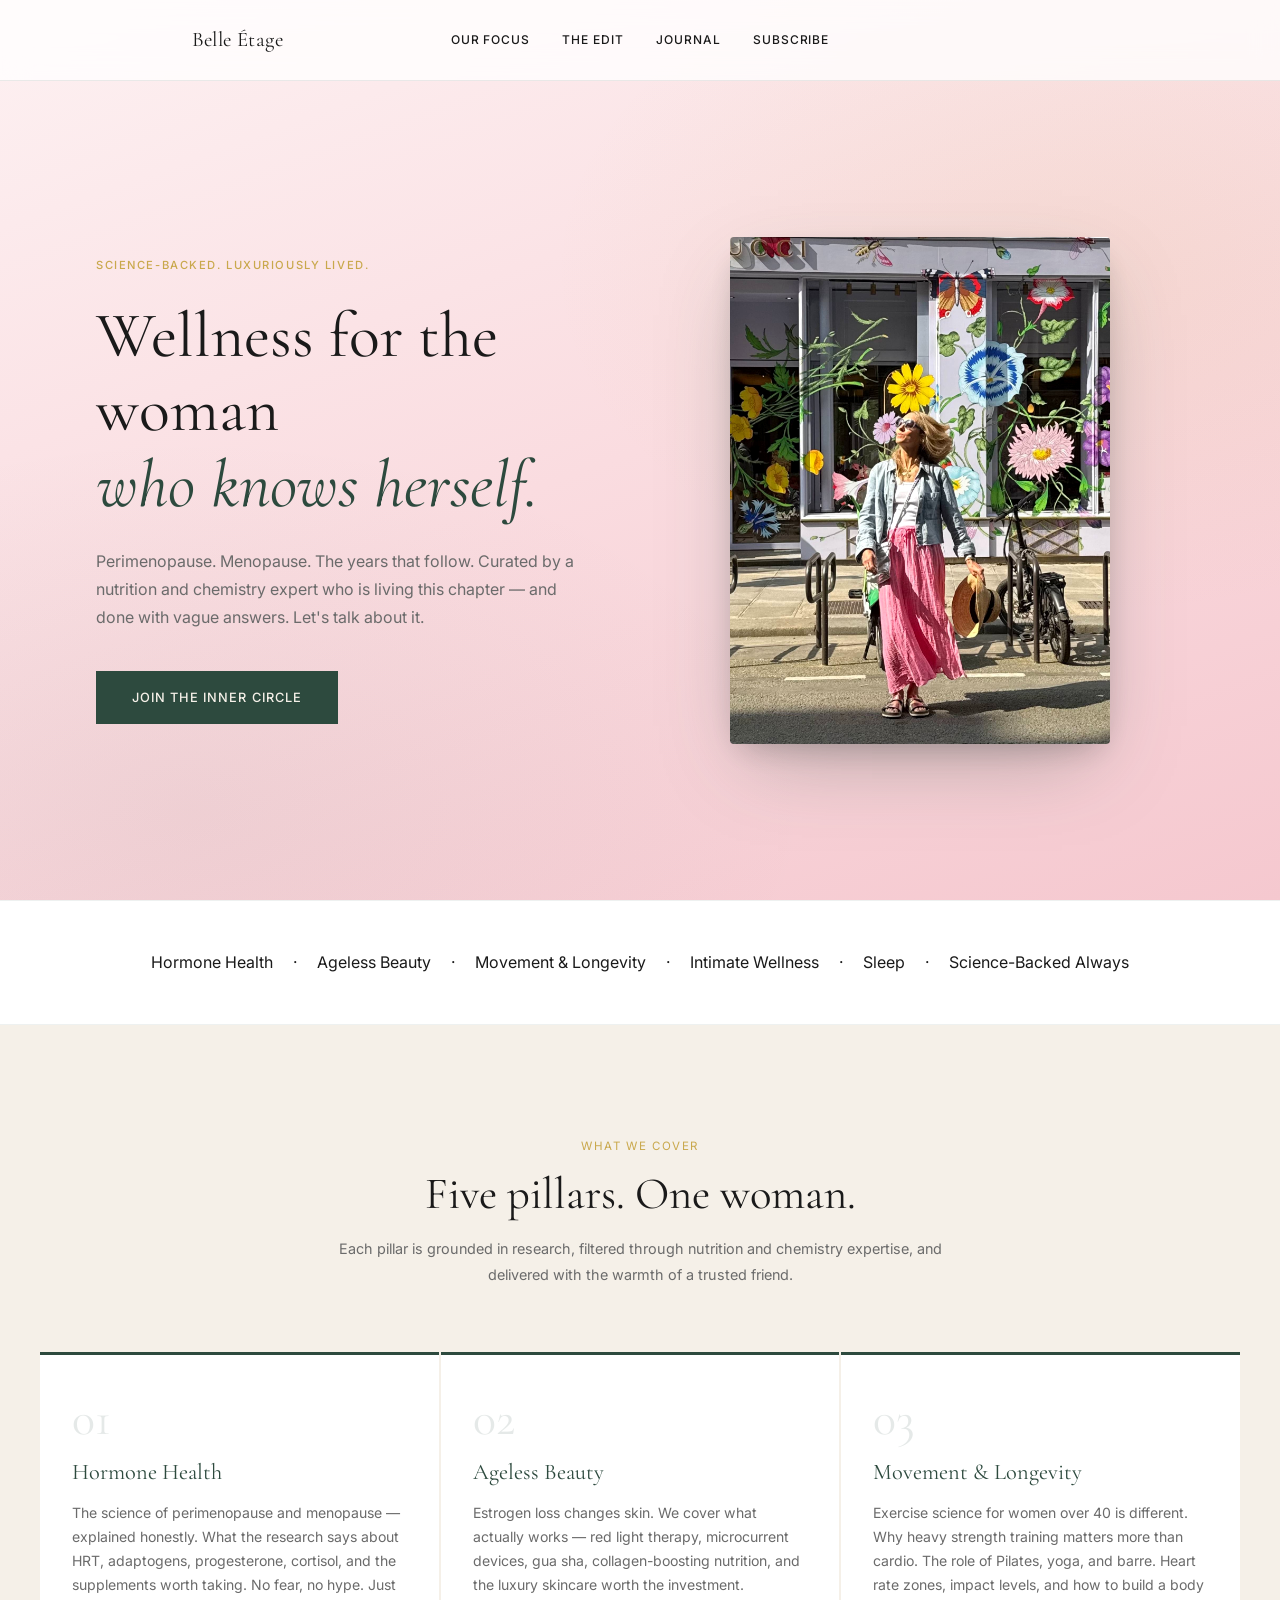
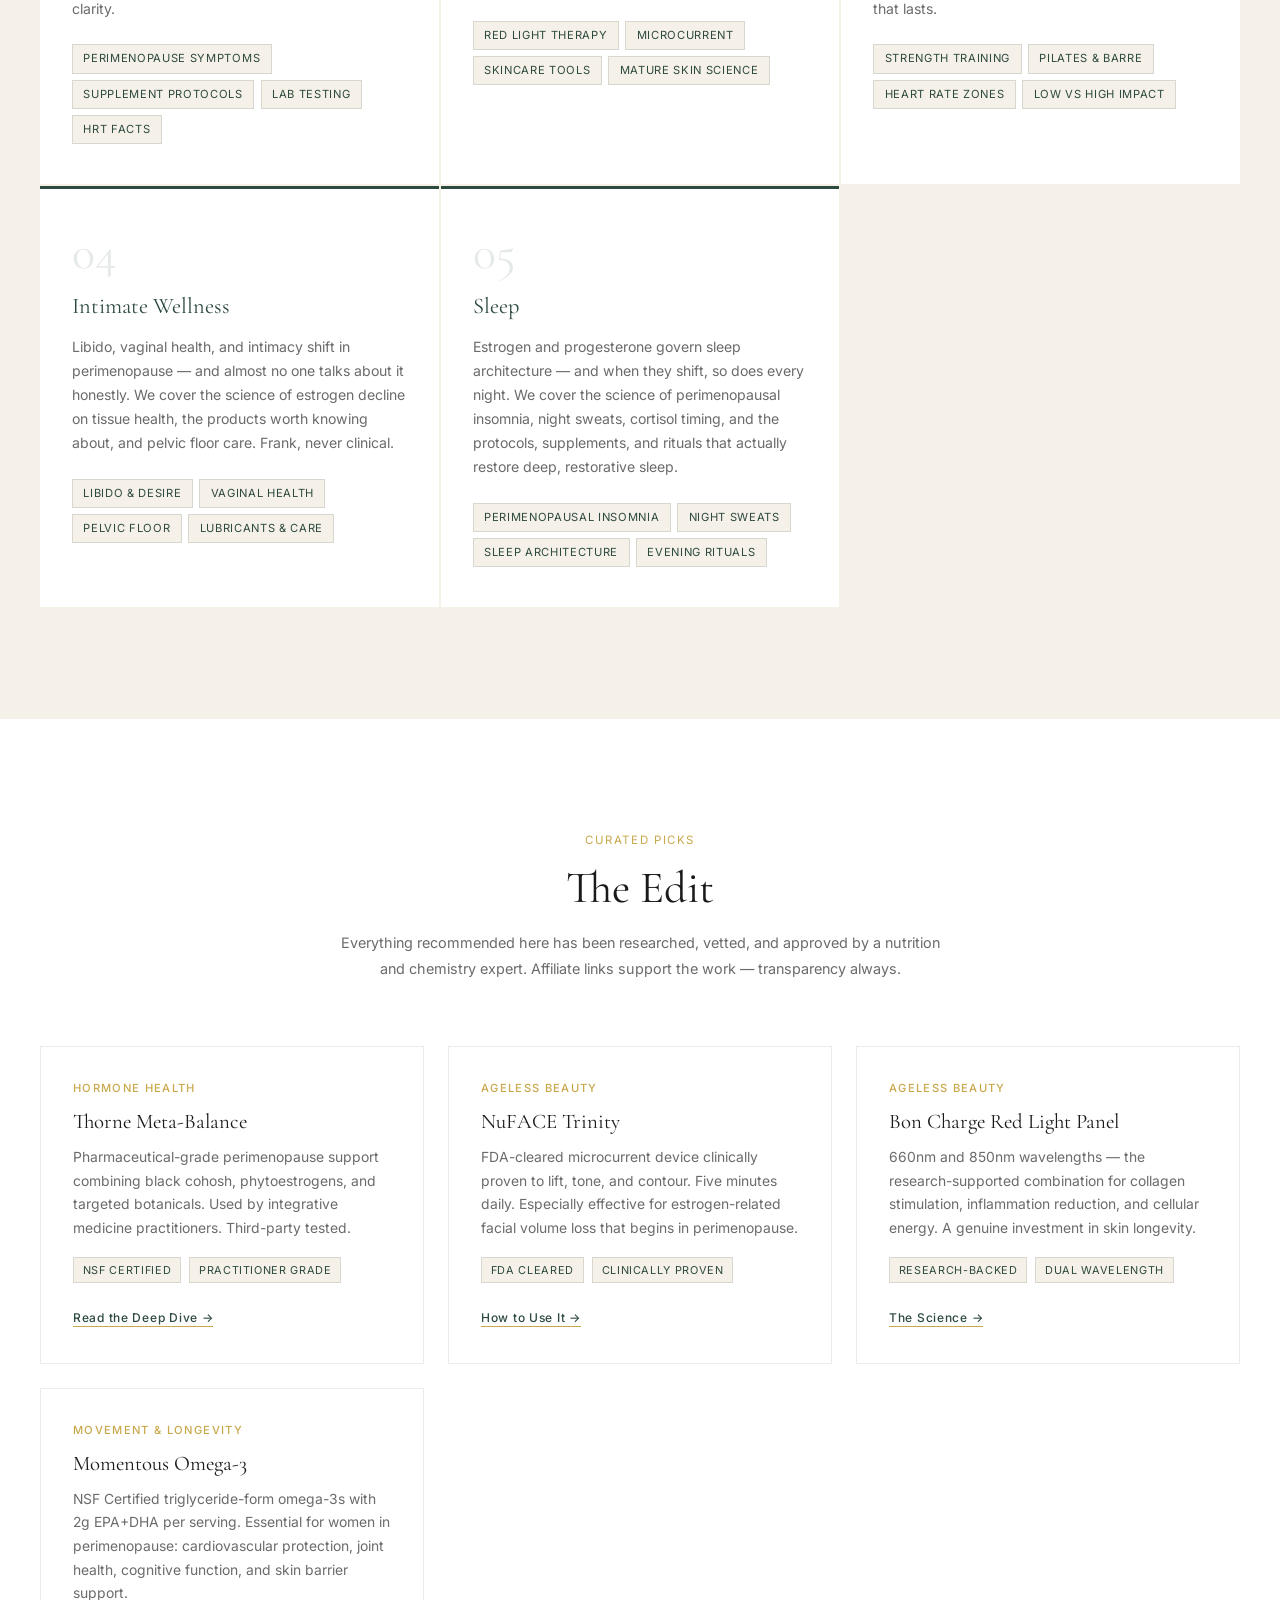
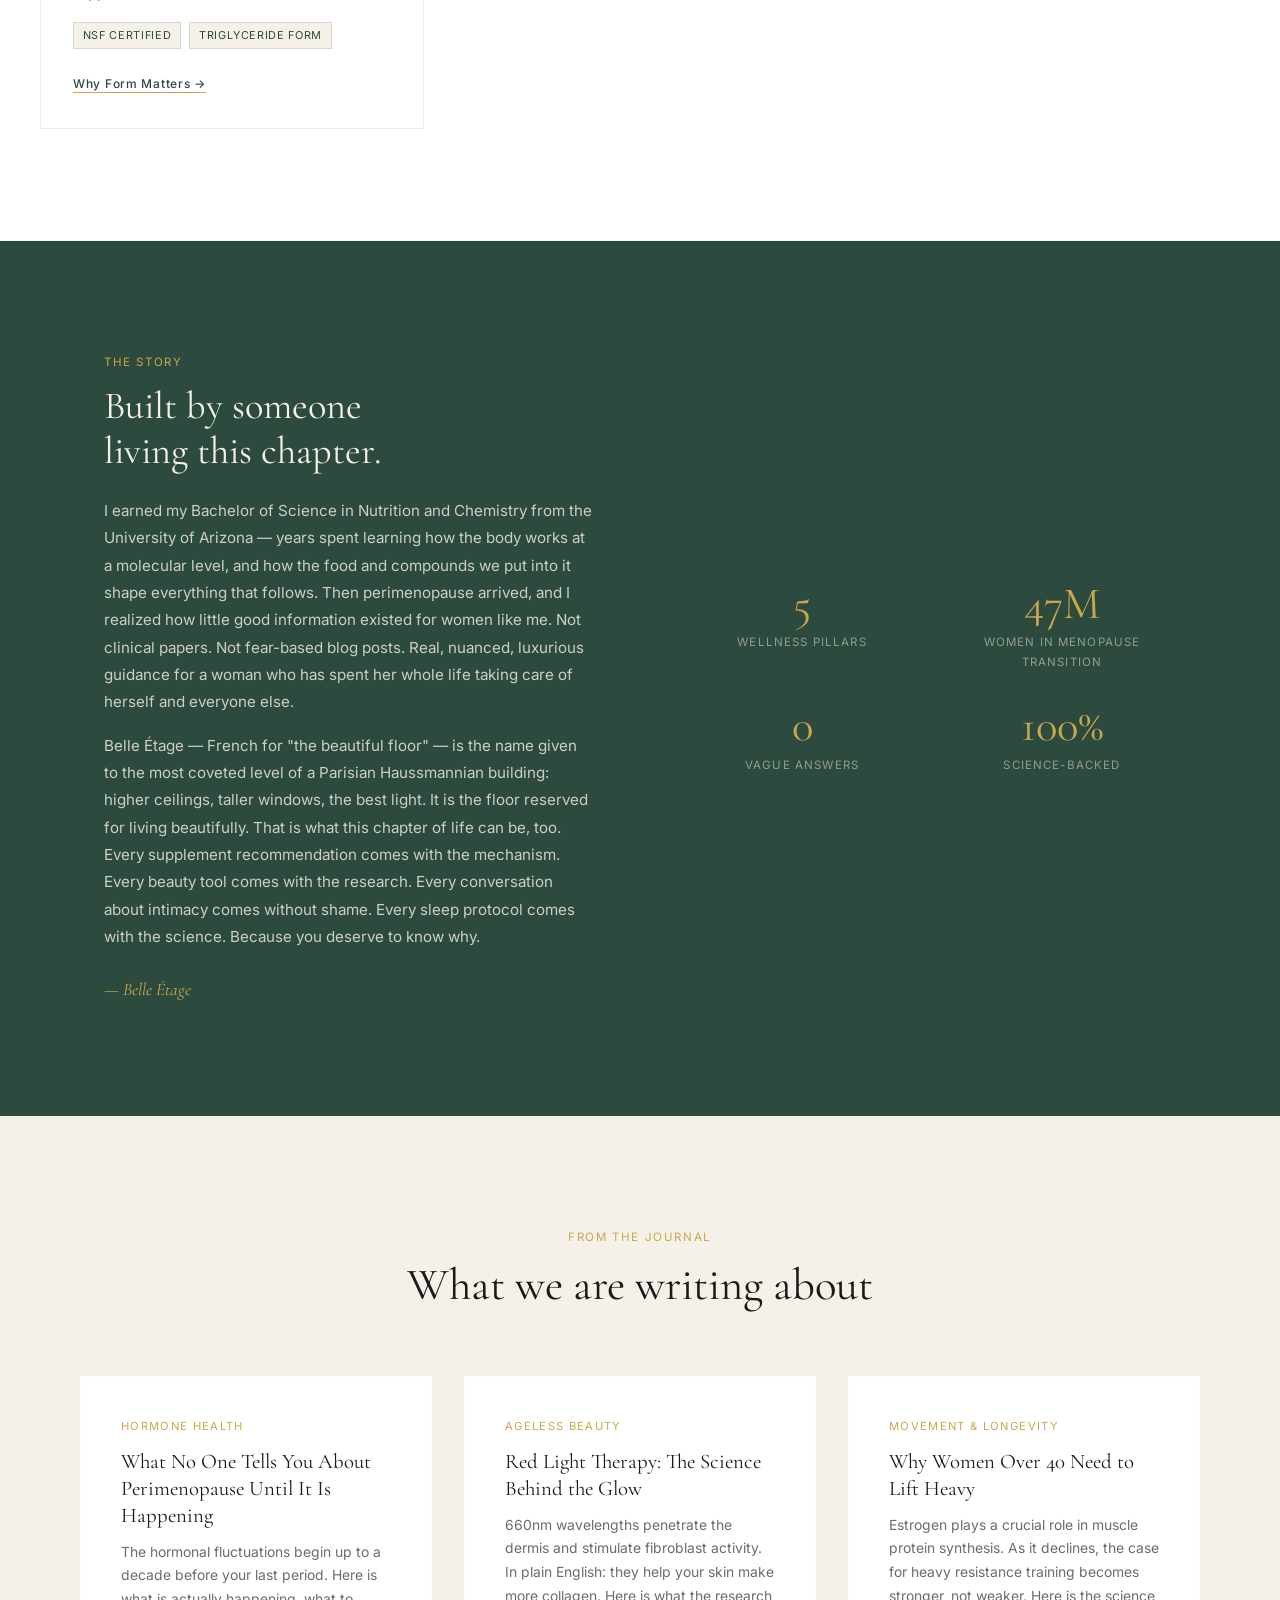
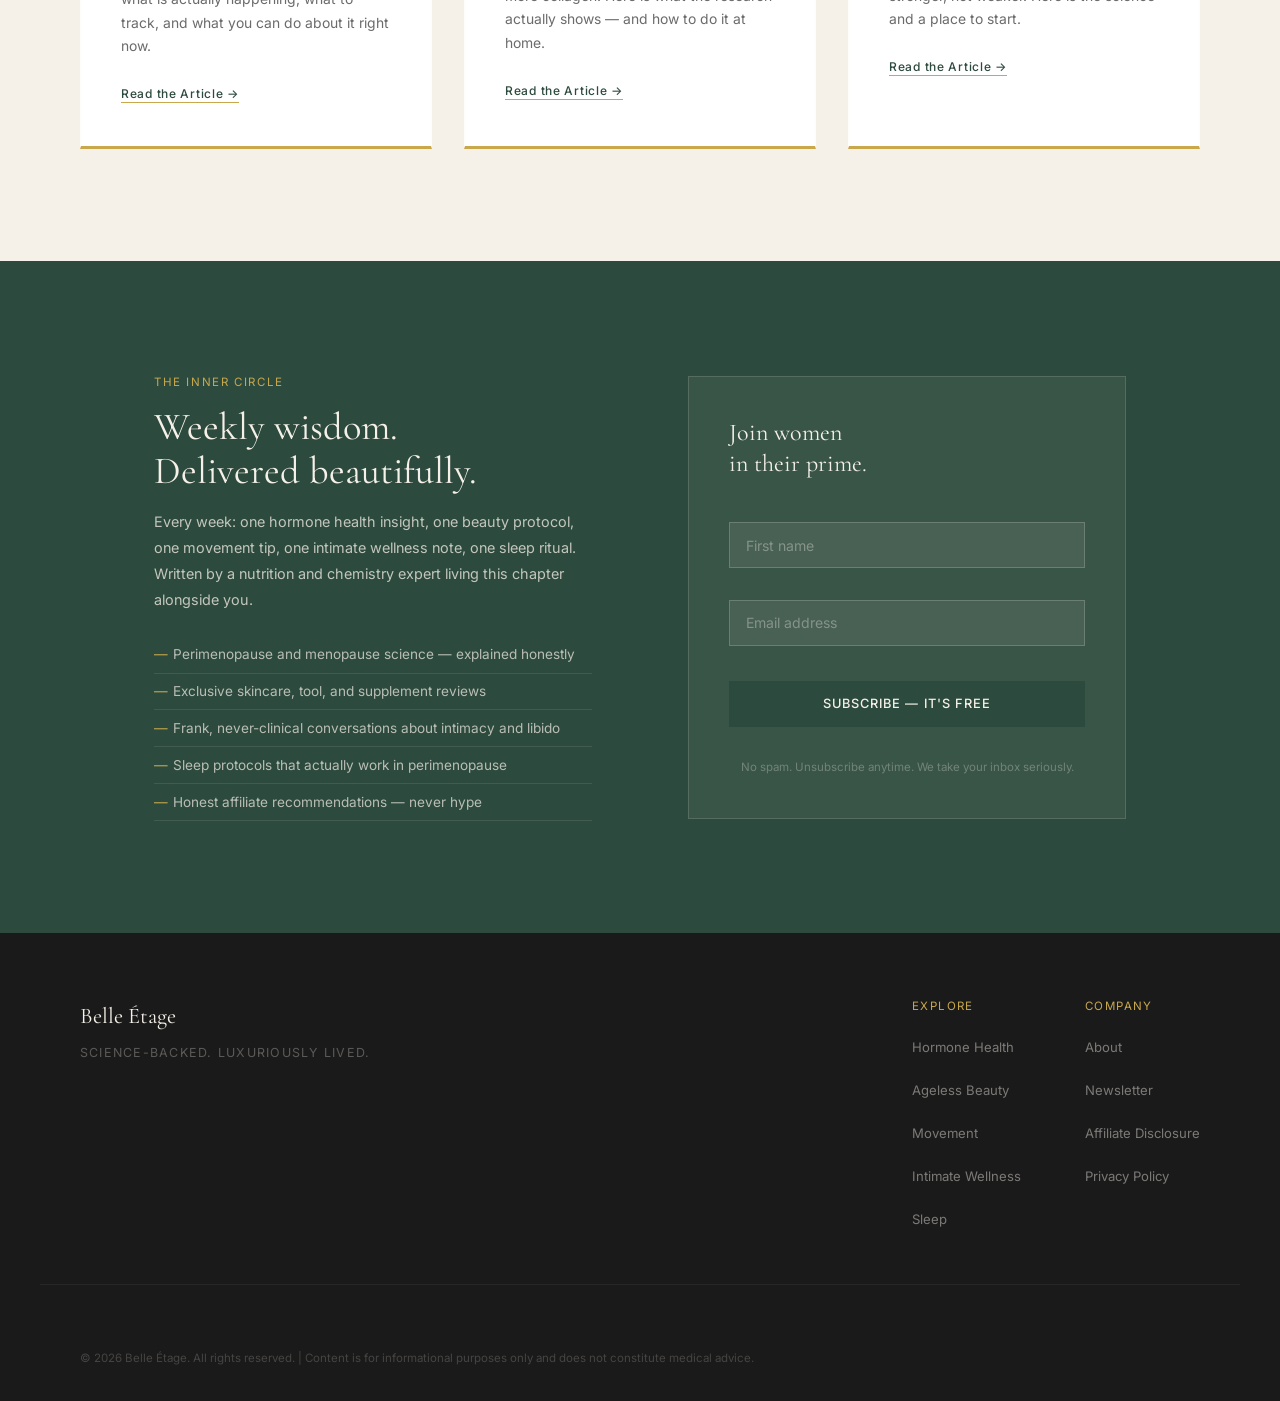
<file: index.html>
<!DOCTYPE html>
<html lang="en">
<head>
  <meta charset="UTF-8" />
  <meta name="viewport" content="width=device-width, initial-scale=1.0" />
  <title>Belle Étage — Wellness for Women in Their Prime</title>
  <meta name="description" content="Science-backed wellness for women navigating perimenopause, menopause, and beyond. Hormone health, ageless beauty, movement, intimate wellness, and sleep — curated by a nutrition and chemistry expert." />
  <link rel="preconnect" href="https://fonts.googleapis.com" />
  <link href="https://fonts.googleapis.com/css2?family=Cormorant+Garamond:ital,wght@0,300;0,400;0,500;0,600;1,300;1,400&family=Inter:wght@300;400;500&display=swap" rel="stylesheet" />
  <link rel="stylesheet" href="styles.css" />
</head>
<body>

  <!-- NAV -->
  <nav class="nav" id="nav">
    <div class="nav-inner">
      <a href="#" class="nav-logo">Belle Étage</a>
      <div class="nav-links">
        <a href="#pillars">Our Focus</a>
        <a href="#products">The Edit</a>
        <a href="#journal">Journal</a>
        <a href="#newsletter">Subscribe</a>
      </div>
    </div>
  </nav>

  <!-- HERO -->
  <section class="hero">
    <div class="hero-content">
      <p class="hero-eyebrow">Science-backed. Luxuriously lived.</p>
      <h1 class="hero-headline">Wellness for the woman<br /><em>who knows herself.</em></h1>
      <p class="hero-sub">Perimenopause. Menopause. The years that follow. Curated by a nutrition and chemistry expert who is living this chapter — and done with vague answers. Let's talk about it.</p>
      <a href="#newsletter" class="btn-primary">Join the Inner Circle</a>
    </div>
    <div class="hero-image-wrap">
      <img src="jaimee-hero.jpg" alt="Jaimee outside a floral Gucci storefront" class="hero-image" />
    </div>
  </section>

  <!-- TRUST BAR -->
  <div class="trust-bar">
    <span>Hormone Health</span>
    <span class="trust-dot">·</span>
    <span>Ageless Beauty</span>
    <span class="trust-dot">·</span>
    <span>Movement &amp; Longevity</span>
    <span class="trust-dot">·</span>
    <span>Intimate Wellness</span>
    <span class="trust-dot">·</span>
    <span>Sleep</span>
    <span class="trust-dot">·</span>
    <span>Science-Backed Always</span>
  </div>

  <!-- FOUR PILLARS -->
  <section class="pillars" id="pillars">
    <div class="section-header">
      <p class="section-eyebrow">What We Cover</p>
      <h2 class="section-title">Five pillars. One woman.</h2>
      <p class="section-sub">Each pillar is grounded in research, filtered through nutrition and chemistry expertise, and delivered with the warmth of a trusted friend.</p>
    </div>

    <div class="pillars-grid">
      <div class="pillar-card">
        <div class="pillar-number">01</div>
        <h3 class="pillar-title">Hormone Health</h3>
        <p class="pillar-desc">The science of perimenopause and menopause — explained honestly. What the research says about HRT, adaptogens, progesterone, cortisol, and the supplements worth taking. No fear, no hype. Just clarity.</p>
        <div class="pillar-topics">
          <span>Perimenopause symptoms</span>
          <span>Supplement protocols</span>
          <span>Lab testing</span>
          <span>HRT facts</span>
        </div>
      </div>

      <div class="pillar-card">
        <div class="pillar-number">02</div>
        <h3 class="pillar-title">Ageless Beauty</h3>
        <p class="pillar-desc">Estrogen loss changes skin. We cover what actually works — red light therapy, microcurrent devices, gua sha, collagen-boosting nutrition, and the luxury skincare worth the investment.</p>
        <div class="pillar-topics">
          <span>Red light therapy</span>
          <span>Microcurrent</span>
          <span>Skincare tools</span>
          <span>Mature skin science</span>
        </div>
      </div>

      <div class="pillar-card">
        <div class="pillar-number">03</div>
        <h3 class="pillar-title">Movement &amp; Longevity</h3>
        <p class="pillar-desc">Exercise science for women over 40 is different. Why heavy strength training matters more than cardio. The role of Pilates, yoga, and barre. Heart rate zones, impact levels, and how to build a body that lasts.</p>
        <div class="pillar-topics">
          <span>Strength training</span>
          <span>Pilates &amp; barre</span>
          <span>Heart rate zones</span>
          <span>Low vs high impact</span>
        </div>
      </div>

      <div class="pillar-card">
        <div class="pillar-number">04</div>
        <h3 class="pillar-title">Intimate Wellness</h3>
        <p class="pillar-desc">Libido, vaginal health, and intimacy shift in perimenopause — and almost no one talks about it honestly. We cover the science of estrogen decline on tissue health, the products worth knowing about, and pelvic floor care. Frank, never clinical.</p>
        <div class="pillar-topics">
          <span>Libido &amp; desire</span>
          <span>Vaginal health</span>
          <span>Pelvic floor</span>
          <span>Lubricants &amp; care</span>
        </div>
      </div>

      <div class="pillar-card">
        <div class="pillar-number">05</div>
        <h3 class="pillar-title">Sleep</h3>
        <p class="pillar-desc">Estrogen and progesterone govern sleep architecture — and when they shift, so does every night. We cover the science of perimenopausal insomnia, night sweats, cortisol timing, and the protocols, supplements, and rituals that actually restore deep, restorative sleep.</p>
        <div class="pillar-topics">
          <span>Perimenopausal insomnia</span>
          <span>Night sweats</span>
          <span>Sleep architecture</span>
          <span>Evening rituals</span>
        </div>
      </div>
    </div>
  </section>

  <!-- PRODUCT EDIT -->
  <section class="products" id="products">
    <div class="section-header">
      <p class="section-eyebrow">Curated Picks</p>
      <h2 class="section-title">The Edit</h2>
      <p class="section-sub">Everything recommended here has been researched, vetted, and approved by a nutrition and chemistry expert. Affiliate links support the work — transparency always.</p>
    </div>

    <div class="products-grid">

      <div class="product-card">
        <div class="product-category">Hormone Health</div>
        <h3 class="product-name">Thorne Meta-Balance</h3>
        <p class="product-desc">Pharmaceutical-grade perimenopause support combining black cohosh, phytoestrogens, and targeted botanicals. Used by integrative medicine practitioners. Third-party tested.</p>
        <div class="product-meta">
          <span class="product-tag">NSF Certified</span>
          <span class="product-tag">Practitioner Grade</span>
        </div>
        <a href="#newsletter" class="product-link">Read the Deep Dive →</a>
      </div>

      <div class="product-card">
        <div class="product-category">Ageless Beauty</div>
        <h3 class="product-name">NuFACE Trinity</h3>
        <p class="product-desc">FDA-cleared microcurrent device clinically proven to lift, tone, and contour. Five minutes daily. Especially effective for estrogen-related facial volume loss that begins in perimenopause.</p>
        <div class="product-meta">
          <span class="product-tag">FDA Cleared</span>
          <span class="product-tag">Clinically Proven</span>
        </div>
        <a href="#newsletter" class="product-link">How to Use It →</a>
      </div>

      <div class="product-card">
        <div class="product-category">Ageless Beauty</div>
        <h3 class="product-name">Bon Charge Red Light Panel</h3>
        <p class="product-desc">660nm and 850nm wavelengths — the research-supported combination for collagen stimulation, inflammation reduction, and cellular energy. A genuine investment in skin longevity.</p>
        <div class="product-meta">
          <span class="product-tag">Research-Backed</span>
          <span class="product-tag">Dual Wavelength</span>
        </div>
        <a href="#newsletter" class="product-link">The Science →</a>
      </div>

      <div class="product-card">
        <div class="product-category">Movement &amp; Longevity</div>
        <h3 class="product-name">Momentous Omega-3</h3>
        <p class="product-desc">NSF Certified triglyceride-form omega-3s with 2g EPA+DHA per serving. Essential for women in perimenopause: cardiovascular protection, joint health, cognitive function, and skin barrier support.</p>
        <div class="product-meta">
          <span class="product-tag">NSF Certified</span>
          <span class="product-tag">Triglyceride Form</span>
        </div>
        <a href="#newsletter" class="product-link">Why Form Matters →</a>
      </div>

    </div>
  </section>

  <!-- ABOUT -->
  <section class="about" id="about">
    <div class="about-inner">
      <div class="about-text">
        <p class="section-eyebrow">The Story</p>
        <h2 class="about-title">Built by someone<br />living this chapter.</h2>
        <p class="about-body">I earned my Bachelor of Science in Nutrition and Chemistry from the University of Arizona — years spent learning how the body works at a molecular level, and how the food and compounds we put into it shape everything that follows. Then perimenopause arrived, and I realized how little good information existed for women like me. Not clinical papers. Not fear-based blog posts. Real, nuanced, luxurious guidance for a woman who has spent her whole life taking care of herself and everyone else.</p>
        <p class="about-body">Belle Étage — French for "the beautiful floor" — is the name given to the most coveted level of a Parisian Haussmannian building: higher ceilings, taller windows, the best light. It is the floor reserved for living beautifully. That is what this chapter of life can be, too. Every supplement recommendation comes with the mechanism. Every beauty tool comes with the research. Every conversation about intimacy comes without shame. Every sleep protocol comes with the science. Because you deserve to know why.</p>
        <p class="about-signature">— Belle Étage</p>
      </div>
      <div class="about-stats">
        <div class="stat">
          <div class="stat-number">5</div>
          <div class="stat-label">Wellness Pillars</div>
        </div>
        <div class="stat">
          <div class="stat-number">47M</div>
          <div class="stat-label">Women in Menopause Transition</div>
        </div>
        <div class="stat">
          <div class="stat-number">0</div>
          <div class="stat-label">Vague Answers</div>
        </div>
        <div class="stat">
          <div class="stat-number">100%</div>
          <div class="stat-label">Science-Backed</div>
        </div>
      </div>
    </div>
  </section>

  <!-- JOURNAL -->
  <section class="journal" id="journal">
    <div class="section-header">
      <p class="section-eyebrow">From The Journal</p>
      <h2 class="section-title">What we are writing about</h2>
    </div>

    <div class="journal-grid">
      <article class="journal-card">
        <div class="journal-category">Hormone Health</div>
        <h3 class="journal-title">What No One Tells You About Perimenopause Until It Is Happening</h3>
        <p class="journal-excerpt">The hormonal fluctuations begin up to a decade before your last period. Here is what is actually happening, what to track, and what you can do about it right now.</p>
        <a href="articles/perimenopause-what-no-one-tells-you.html" class="journal-link">Read the Article →</a>
      </article>

      <article class="journal-card">
        <div class="journal-category">Ageless Beauty</div>
        <h3 class="journal-title">Red Light Therapy: The Science Behind the Glow</h3>
        <p class="journal-excerpt">660nm wavelengths penetrate the dermis and stimulate fibroblast activity. In plain English: they help your skin make more collagen. Here is what the research actually shows — and how to do it at home.</p>
        <a href="articles/red-light-therapy-science.html" class="journal-link">Read the Article →</a>
      </article>

      <article class="journal-card">
        <div class="journal-category">Movement &amp; Longevity</div>
        <h3 class="journal-title">Why Women Over 40 Need to Lift Heavy</h3>
        <p class="journal-excerpt">Estrogen plays a crucial role in muscle protein synthesis. As it declines, the case for heavy resistance training becomes stronger, not weaker. Here is the science and a place to start.</p>
        <a href="articles/lift-heavy-after-40.html" class="journal-link">Read the Article →</a>
      </article>

    </div>
  </section>

  <!-- NEWSLETTER -->
  <section class="newsletter" id="newsletter">
    <div class="newsletter-inner">
      <div class="newsletter-text">
        <p class="section-eyebrow">The Inner Circle</p>
        <h2 class="newsletter-title">Weekly wisdom.<br />Delivered beautifully.</h2>
        <p class="newsletter-body">Every week: one hormone health insight, one beauty protocol, one movement tip, one intimate wellness note, one sleep ritual. Written by a nutrition and chemistry expert living this chapter alongside you.</p>
        <ul class="newsletter-benefits">
          <li>Perimenopause and menopause science — explained honestly</li>
          <li>Exclusive skincare, tool, and supplement reviews</li>
          <li>Frank, never-clinical conversations about intimacy and libido</li>
          <li>Sleep protocols that actually work in perimenopause</li>
          <li>Honest affiliate recommendations — never hype</li>
        </ul>
      </div>
      <div class="newsletter-form-wrap">
        <form class="newsletter-form" id="nl-form">
          <p class="form-headline">Join women<br />in their prime.</p>
          <input type="text" placeholder="First name" class="form-input" required />
          <input type="email" placeholder="Email address" class="form-input" required />
          <button type="submit" class="btn-primary form-btn">Subscribe — It's Free</button>
          <p class="form-note">No spam. Unsubscribe anytime. We take your inbox seriously.</p>
        </form>
        <div class="form-success" id="form-success" style="display:none;">
          <p class="success-title">Welcome to the inner circle.</p>
          <p class="success-body">Check your inbox — your first issue is on its way.</p>
        </div>
      </div>
    </div>
  </section>

  <!-- FOOTER -->
  <footer class="footer">
    <div class="footer-inner">
      <div class="footer-brand">
        <p class="footer-logo">Belle Étage</p>
        <p class="footer-tagline">Science-backed. Luxuriously lived.</p>
      </div>
      <div class="footer-links">
        <div class="footer-col">
          <p class="footer-col-title">Explore</p>
          <a href="#pillars">Hormone Health</a>
          <a href="#pillars">Ageless Beauty</a>
          <a href="#pillars">Movement</a>
          <a href="#pillars">Intimate Wellness</a>
          <a href="#pillars">Sleep</a>
        </div>
        <div class="footer-col">
          <p class="footer-col-title">Company</p>
          <a href="#about">About</a>
          <a href="#newsletter">Newsletter</a>
          <a href="affiliate-disclosure.html">Affiliate Disclosure</a>
          <a href="privacy-policy.html">Privacy Policy</a>
        </div>
      </div>
    </div>
    <div class="footer-bottom">
      <p>© 2026 Belle Étage. All rights reserved. | Content is for informational purposes only and does not constitute medical advice.</p>
    </div>
  </footer>

  <script>
    window.addEventListener('scroll', () => {
      document.getElementById('nav').classList.toggle('scrolled', window.scrollY > 40);
    });
    document.querySelectorAll('a[href^="#"]').forEach(a => {
      a.addEventListener('click', e => {
        const target = document.querySelector(a.getAttribute('href'));
        if (target) { e.preventDefault(); target.scrollIntoView({ behavior: 'smooth' }); }
      });
    });
    document.getElementById('nl-form').addEventListener('submit', e => {
      e.preventDefault();
      const email = e.target.querySelector('input[type=email]').value.trim();
      if (!email) return;
      window.location.href = 'https://belleetage.beehiiv.com/subscribe?email=' + encodeURIComponent(email);
    });
  </script>
</body>
</html>
</file>
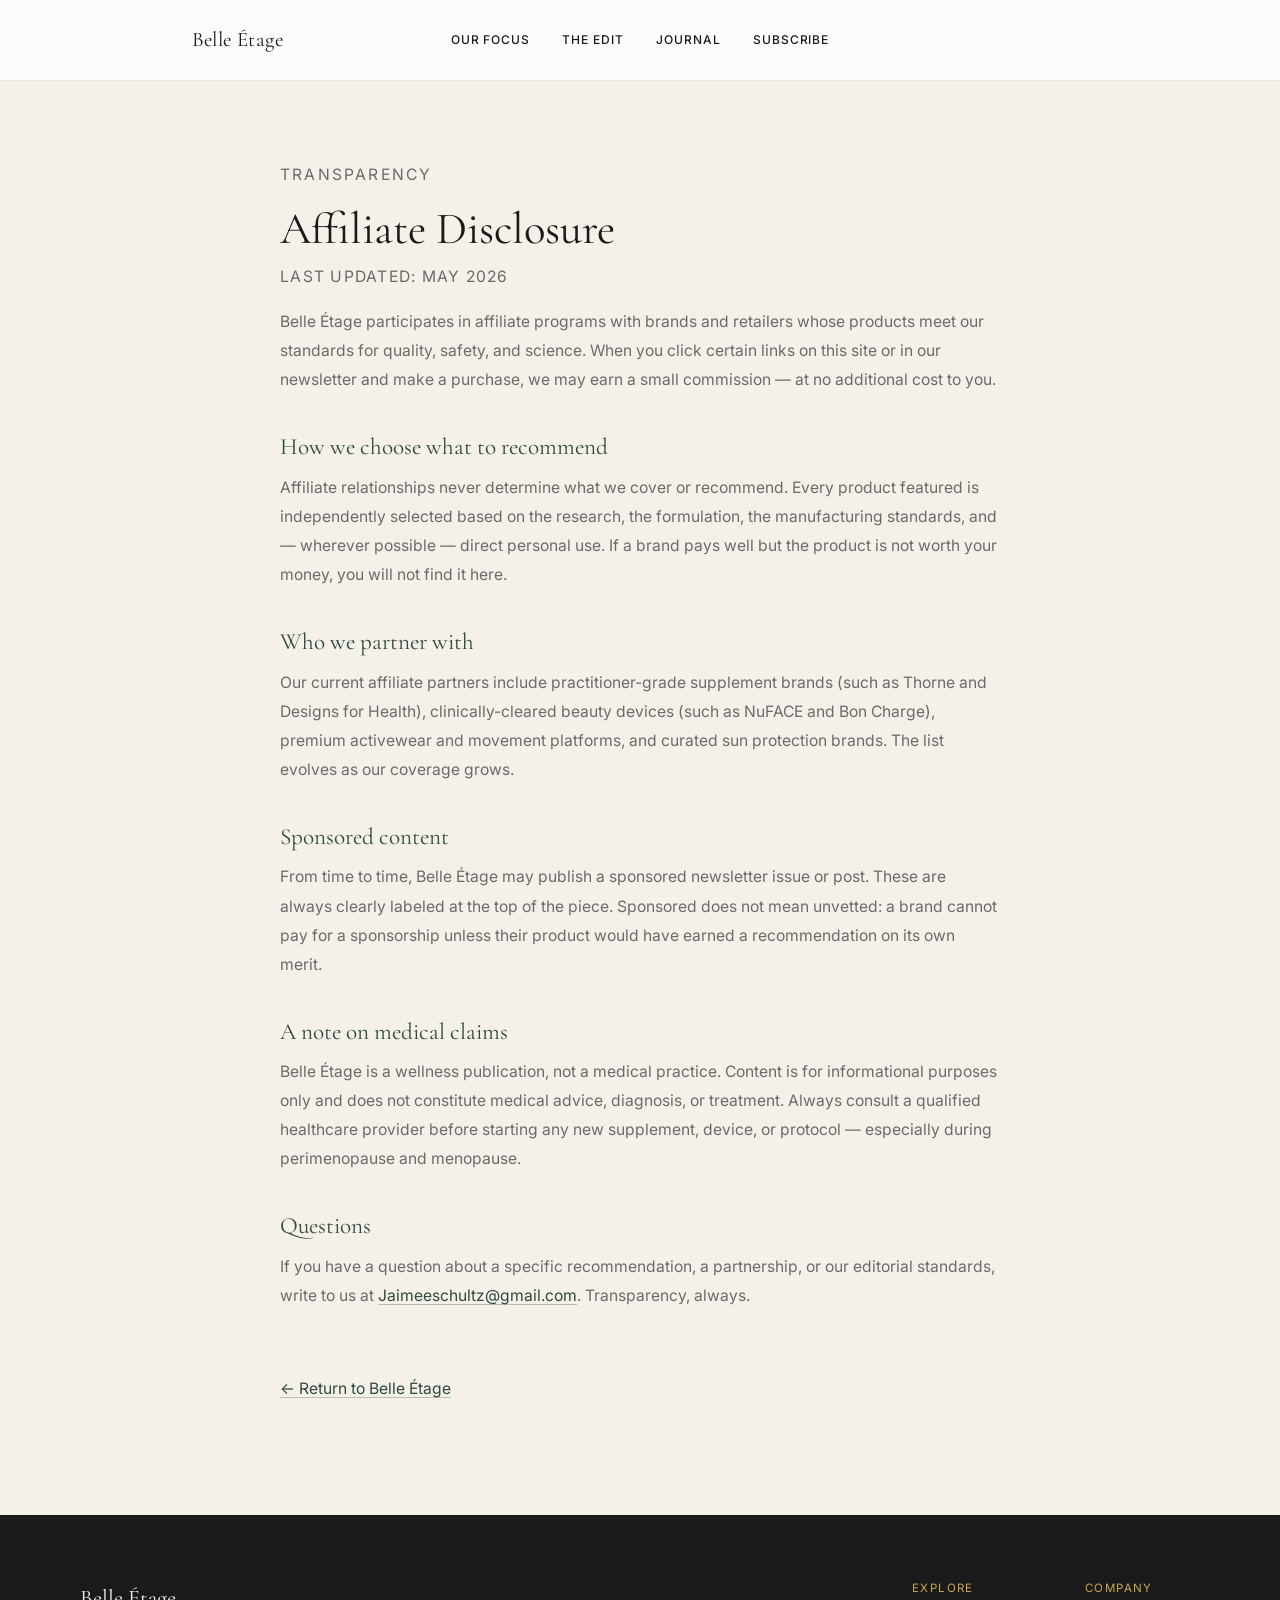
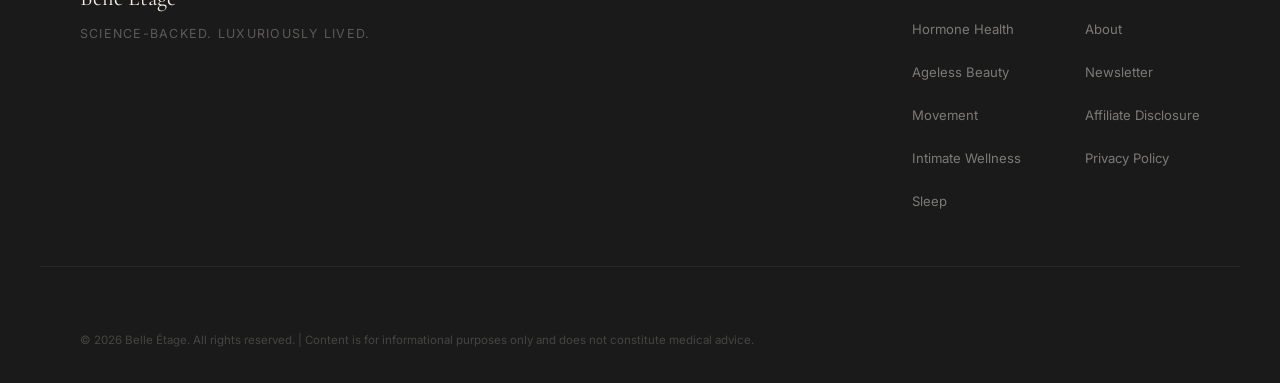
<file: affiliate-disclosure.html>
<!DOCTYPE html>
<html lang="en">
<head>
  <meta charset="UTF-8" />
  <meta name="viewport" content="width=device-width, initial-scale=1.0" />
  <title>Affiliate Disclosure — Belle Étage</title>
  <meta name="description" content="How Belle Étage handles affiliate relationships and commissions." />
  <link rel="preconnect" href="https://fonts.googleapis.com" />
  <link href="https://fonts.googleapis.com/css2?family=Cormorant+Garamond:ital,wght@0,300;0,400;0,500;0,600;1,300;1,400&family=Inter:wght@300;400;500&display=swap" rel="stylesheet" />
  <link rel="stylesheet" href="styles.css" />
</head>
<body>

  <!-- NAV -->
  <nav class="nav" id="nav">
    <div class="nav-inner">
      <a href="index.html" class="nav-logo">Belle Étage</a>
      <div class="nav-links">
        <a href="index.html#pillars">Our Focus</a>
        <a href="index.html#products">The Edit</a>
        <a href="index.html#journal">Journal</a>
        <a href="index.html#newsletter">Subscribe</a>
      </div>
    </div>
  </nav>

  <main class="legal-page">
    <div class="legal-inner">
      <p class="section-eyebrow">Transparency</p>
      <h1 class="legal-title">Affiliate Disclosure</h1>
      <p class="legal-updated">Last updated: May 2026</p>

      <p>Belle Étage participates in affiliate programs with brands and retailers whose products meet our standards for quality, safety, and science. When you click certain links on this site or in our newsletter and make a purchase, we may earn a small commission — at no additional cost to you.</p>

      <h2>How we choose what to recommend</h2>
      <p>Affiliate relationships never determine what we cover or recommend. Every product featured is independently selected based on the research, the formulation, the manufacturing standards, and — wherever possible — direct personal use. If a brand pays well but the product is not worth your money, you will not find it here.</p>

      <h2>Who we partner with</h2>
      <p>Our current affiliate partners include practitioner-grade supplement brands (such as Thorne and Designs for Health), clinically-cleared beauty devices (such as NuFACE and Bon Charge), premium activewear and movement platforms, and curated sun protection brands. The list evolves as our coverage grows.</p>

      <h2>Sponsored content</h2>
      <p>From time to time, Belle Étage may publish a sponsored newsletter issue or post. These are always clearly labeled at the top of the piece. Sponsored does not mean unvetted: a brand cannot pay for a sponsorship unless their product would have earned a recommendation on its own merit.</p>

      <h2>A note on medical claims</h2>
      <p>Belle Étage is a wellness publication, not a medical practice. Content is for informational purposes only and does not constitute medical advice, diagnosis, or treatment. Always consult a qualified healthcare provider before starting any new supplement, device, or protocol — especially during perimenopause and menopause.</p>

      <h2>Questions</h2>
      <p>If you have a question about a specific recommendation, a partnership, or our editorial standards, write to us at <a href="mailto:Jaimeeschultz@gmail.com" class="legal-link">Jaimeeschultz@gmail.com</a>. Transparency, always.</p>

      <p class="legal-return"><a href="index.html" class="legal-link">← Return to Belle Étage</a></p>
    </div>
  </main>

  <!-- FOOTER -->
  <footer class="footer">
    <div class="footer-inner">
      <div class="footer-brand">
        <p class="footer-logo">Belle Étage</p>
        <p class="footer-tagline">Science-backed. Luxuriously lived.</p>
      </div>
      <div class="footer-links">
        <div class="footer-col">
          <p class="footer-col-title">Explore</p>
          <a href="index.html#pillars">Hormone Health</a>
          <a href="index.html#pillars">Ageless Beauty</a>
          <a href="index.html#pillars">Movement</a>
          <a href="index.html#pillars">Intimate Wellness</a>
          <a href="index.html#pillars">Sleep</a>
        </div>
        <div class="footer-col">
          <p class="footer-col-title">Company</p>
          <a href="index.html#about">About</a>
          <a href="index.html#newsletter">Newsletter</a>
          <a href="affiliate-disclosure.html">Affiliate Disclosure</a>
          <a href="privacy-policy.html">Privacy Policy</a>
        </div>
      </div>
    </div>
    <div class="footer-bottom">
      <p>© 2026 Belle Étage. All rights reserved. | Content is for informational purposes only and does not constitute medical advice.</p>
    </div>
  </footer>

</body>
</html>
</file>
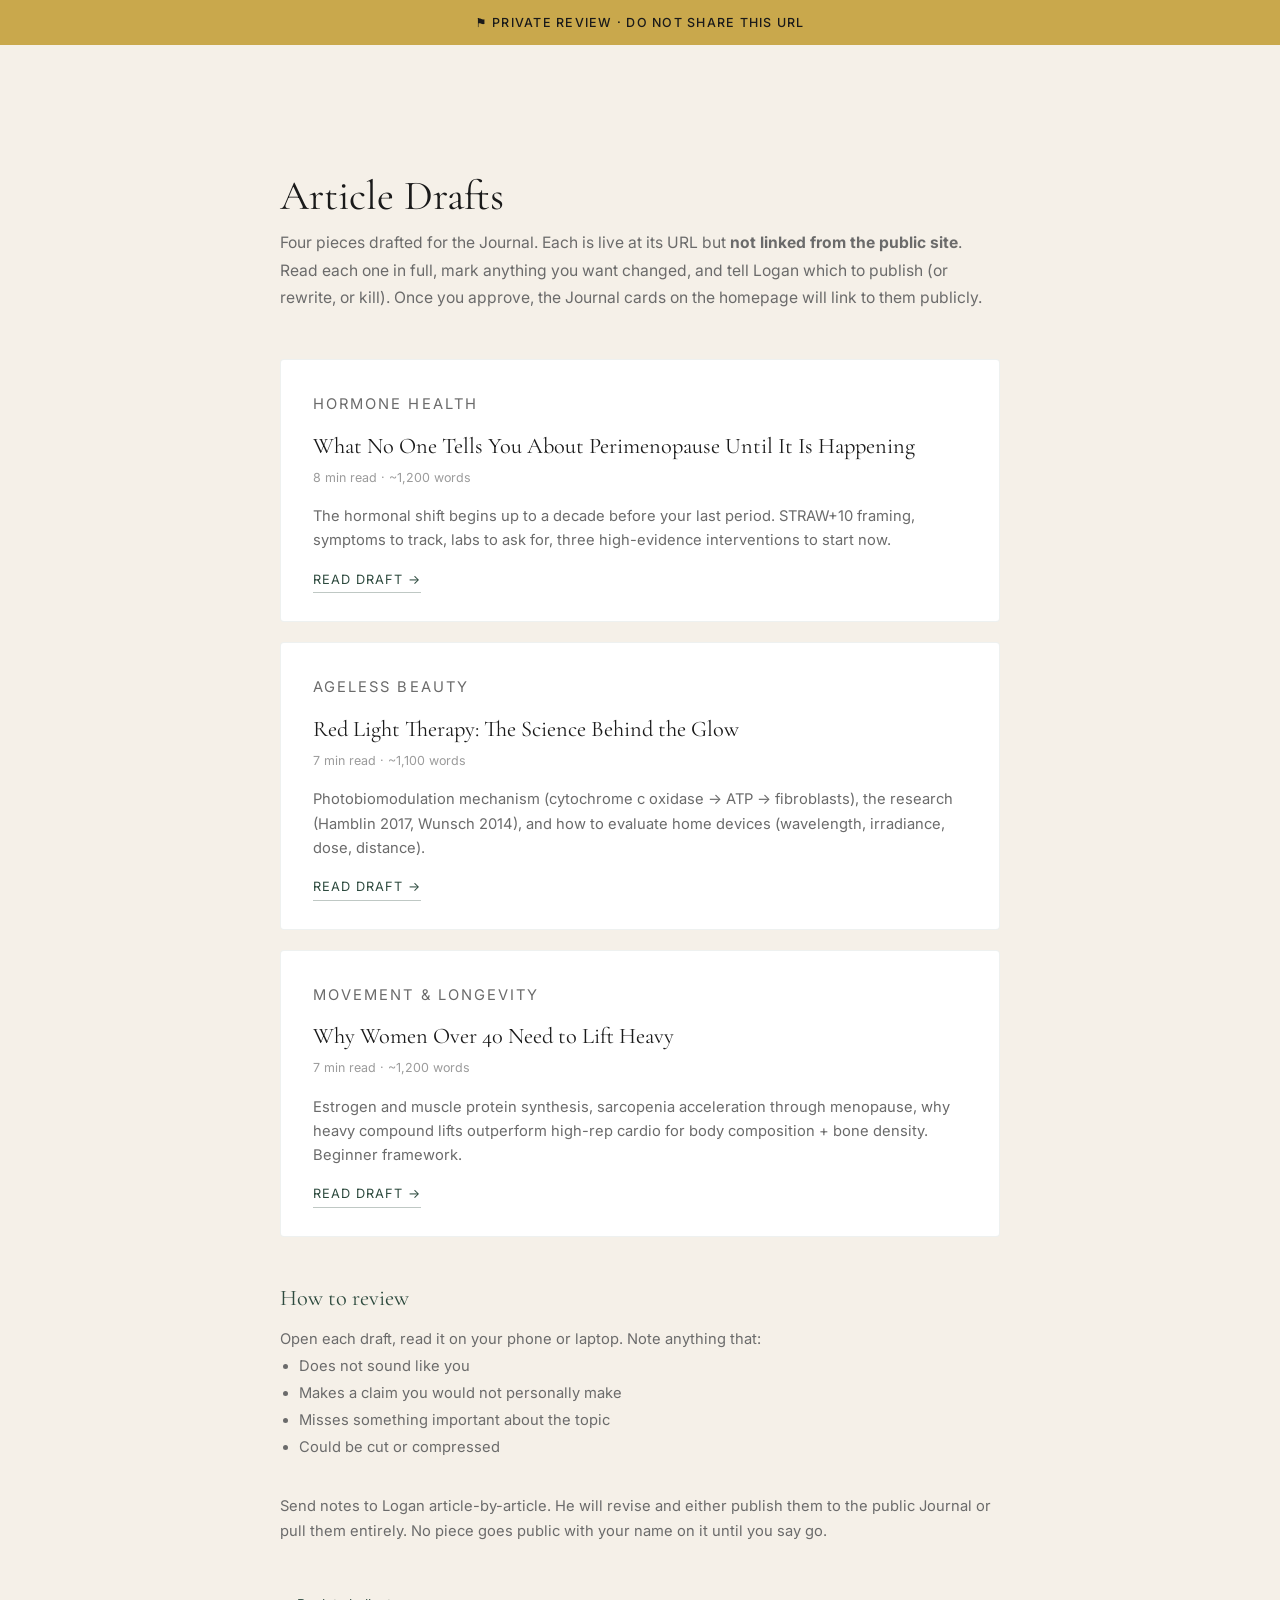
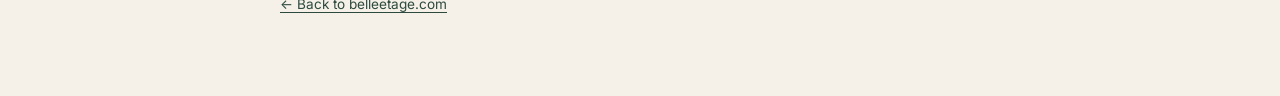
<file: drafts.html>
<!DOCTYPE html>
<html lang="en">
<head>
  <meta charset="UTF-8" />
  <meta name="viewport" content="width=device-width, initial-scale=1.0" />
  <meta name="robots" content="noindex, nofollow" />
  <title>Drafts — Belle Étage (Private)</title>
  <link rel="preconnect" href="https://fonts.googleapis.com" />
  <link href="https://fonts.googleapis.com/css2?family=Cormorant+Garamond:ital,wght@0,300;0,400;0,500;0,600;1,300;1,400&family=Inter:wght@300;400;500&display=swap" rel="stylesheet" />
  <link rel="stylesheet" href="styles.css" />
  <style>
    .drafts-banner { background: var(--gold); color: var(--black); padding: 0.75rem 2.5rem; text-align: center; font-size: 0.78rem; letter-spacing: 0.1em; text-transform: uppercase; font-weight: 500; }
    .drafts-page { padding: 8rem 2.5rem 5rem; background: var(--cream); min-height: 100vh; }
    .drafts-inner { max-width: 720px; margin: 0 auto; }
    .drafts-title { font-family: var(--serif); font-size: 2.6rem; color: var(--black); margin-bottom: 0.5rem; }
    .drafts-intro { font-size: 0.98rem; line-height: 1.75; color: var(--grey); margin-bottom: 3rem; }
    .draft-card { background: var(--white); border: 1px solid rgba(45,74,62,0.08); padding: 2rem 2rem 1.75rem; margin-bottom: 1.25rem; border-radius: 4px; transition: box-shadow 0.2s; }
    .draft-card:hover { box-shadow: var(--shadow); }
    .draft-eyebrow { font-size: 0.7rem; letter-spacing: 0.14em; text-transform: uppercase; color: var(--gold); margin-bottom: 0.5rem; }
    .draft-card h3 { font-family: var(--serif); font-size: 1.4rem; color: var(--black); margin-bottom: 0.5rem; line-height: 1.2; }
    .draft-card p { font-size: 0.92rem; color: var(--grey); line-height: 1.65; margin-bottom: 1rem; }
    .draft-card .draft-meta { font-size: 0.78rem; color: var(--grey-light); margin-bottom: 1rem; }
    .draft-actions { display: flex; gap: 1.25rem; align-items: center; }
    .draft-actions a { font-size: 0.8rem; letter-spacing: 0.08em; text-transform: uppercase; color: var(--green); border-bottom: 1px solid rgba(45,74,62,0.3); padding-bottom: 2px; }
    .draft-actions a.publish { color: var(--gold); }
  </style>
</head>
<body>

  <div class="drafts-banner">⚑ Private review · Do not share this URL</div>

  <main class="drafts-page">
    <div class="drafts-inner">
      <h1 class="drafts-title">Article Drafts</h1>
      <p class="drafts-intro">Four pieces drafted for the Journal. Each is live at its URL but <strong>not linked from the public site</strong>. Read each one in full, mark anything you want changed, and tell Logan which to publish (or rewrite, or kill). Once you approve, the Journal cards on the homepage will link to them publicly.</p>

      <div class="draft-card">
        <p class="draft-eyebrow">Hormone Health</p>
        <h3>What No One Tells You About Perimenopause Until It Is Happening</h3>
        <p class="draft-meta">8 min read · ~1,200 words</p>
        <p>The hormonal shift begins up to a decade before your last period. STRAW+10 framing, symptoms to track, labs to ask for, three high-evidence interventions to start now.</p>
        <div class="draft-actions">
          <a href="articles/perimenopause-what-no-one-tells-you.html" target="_blank">Read draft →</a>
        </div>
      </div>

      <div class="draft-card">
        <p class="draft-eyebrow">Ageless Beauty</p>
        <h3>Red Light Therapy: The Science Behind the Glow</h3>
        <p class="draft-meta">7 min read · ~1,100 words</p>
        <p>Photobiomodulation mechanism (cytochrome c oxidase → ATP → fibroblasts), the research (Hamblin 2017, Wunsch 2014), and how to evaluate home devices (wavelength, irradiance, dose, distance).</p>
        <div class="draft-actions">
          <a href="articles/red-light-therapy-science.html" target="_blank">Read draft →</a>
        </div>
      </div>

      <div class="draft-card">
        <p class="draft-eyebrow">Movement &amp; Longevity</p>
        <h3>Why Women Over 40 Need to Lift Heavy</h3>
        <p class="draft-meta">7 min read · ~1,200 words</p>
        <p>Estrogen and muscle protein synthesis, sarcopenia acceleration through menopause, why heavy compound lifts outperform high-rep cardio for body composition + bone density. Beginner framework.</p>
        <div class="draft-actions">
          <a href="articles/lift-heavy-after-40.html" target="_blank">Read draft →</a>
        </div>
      </div>

      <h2 style="font-family:var(--serif);font-size:1.4rem;color:var(--green);margin:3rem 0 1rem;">How to review</h2>
      <p style="font-size:0.92rem;line-height:1.75;color:var(--grey);">Open each draft, read it on your phone or laptop. Note anything that:</p>
      <ul style="font-size:0.92rem;line-height:1.85;color:var(--grey);margin:0 0 2rem 1.2rem;">
        <li>Does not sound like you</li>
        <li>Makes a claim you would not personally make</li>
        <li>Misses something important about the topic</li>
        <li>Could be cut or compressed</li>
      </ul>
      <p style="font-size:0.92rem;line-height:1.75;color:var(--grey);">Send notes to Logan article-by-article. He will revise and either publish them to the public Journal or pull them entirely. No piece goes public with your name on it until you say go.</p>

      <p style="margin-top:3rem;font-size:0.85rem;"><a href="index.html" style="color:var(--green);text-decoration:underline;text-underline-offset:3px;">← Back to belleetage.com</a></p>
    </div>
  </main>

</body>
</html>
</file>
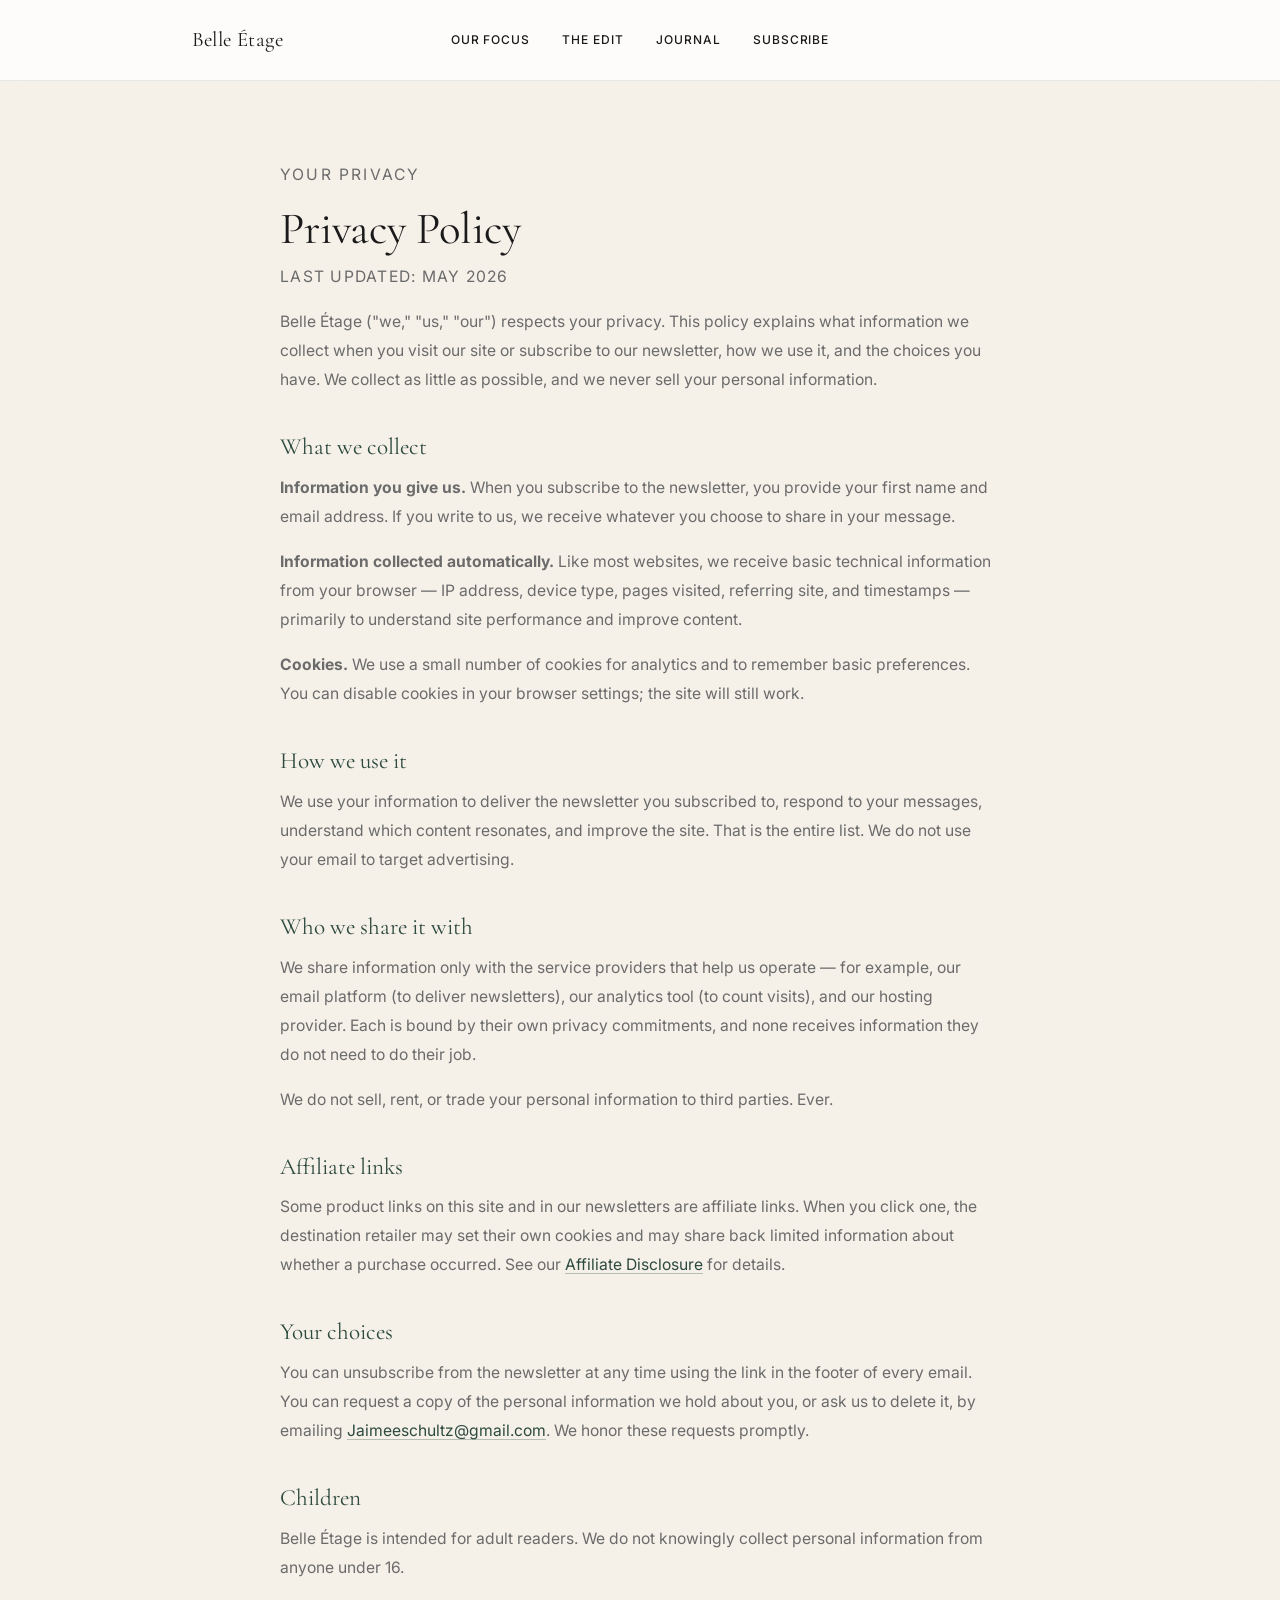
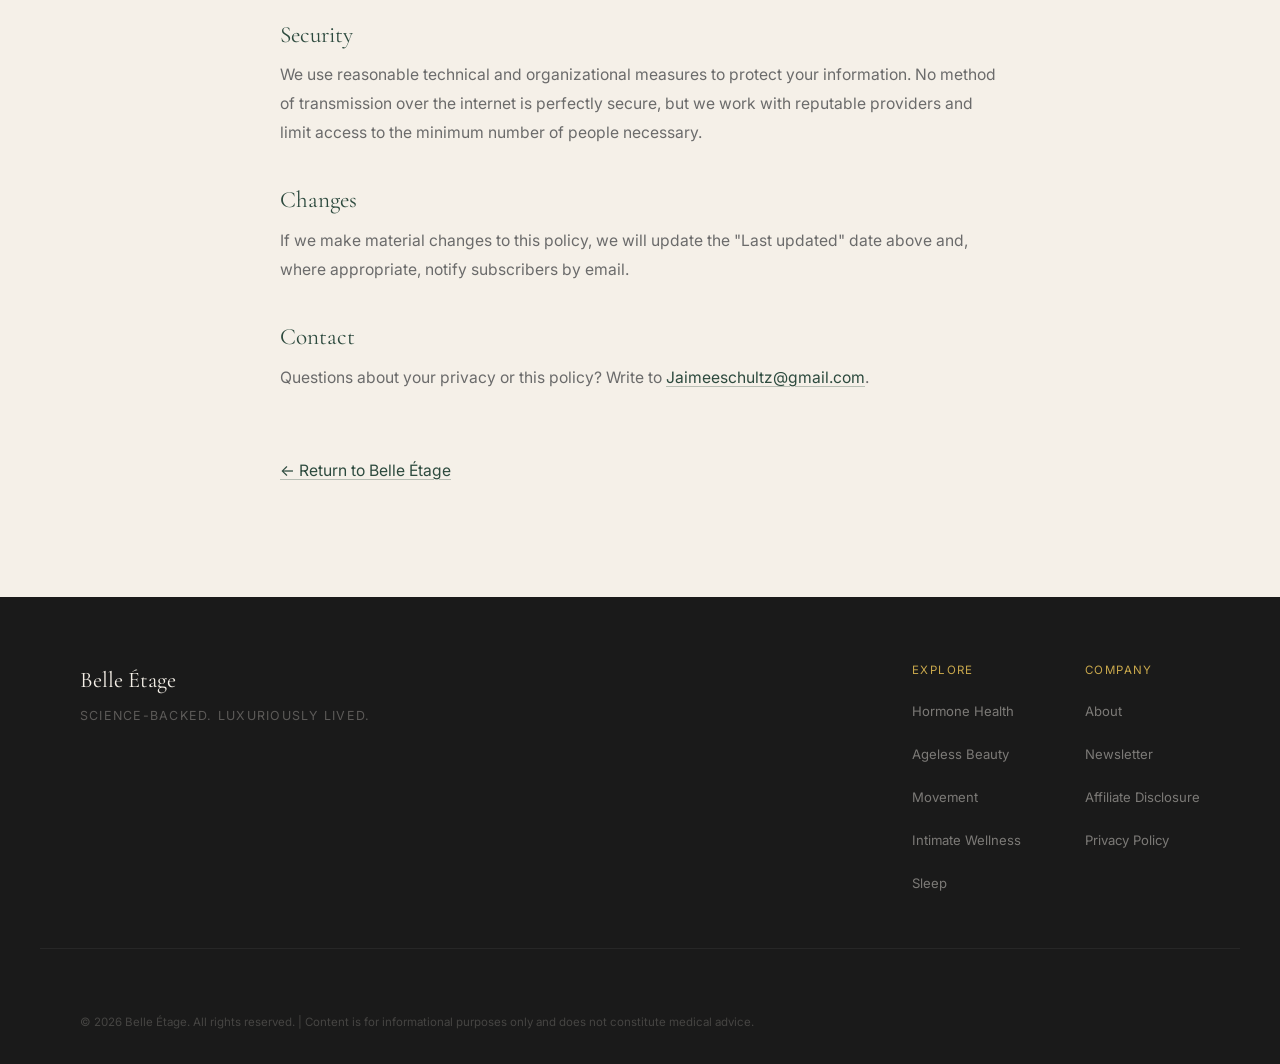
<file: privacy-policy.html>
<!DOCTYPE html>
<html lang="en">
<head>
  <meta charset="UTF-8" />
  <meta name="viewport" content="width=device-width, initial-scale=1.0" />
  <title>Privacy Policy — Belle Étage</title>
  <meta name="description" content="How Belle Étage collects, uses, and protects your information." />
  <link rel="preconnect" href="https://fonts.googleapis.com" />
  <link href="https://fonts.googleapis.com/css2?family=Cormorant+Garamond:ital,wght@0,300;0,400;0,500;0,600;1,300;1,400&family=Inter:wght@300;400;500&display=swap" rel="stylesheet" />
  <link rel="stylesheet" href="styles.css" />
</head>
<body>

  <!-- NAV -->
  <nav class="nav" id="nav">
    <div class="nav-inner">
      <a href="index.html" class="nav-logo">Belle Étage</a>
      <div class="nav-links">
        <a href="index.html#pillars">Our Focus</a>
        <a href="index.html#products">The Edit</a>
        <a href="index.html#journal">Journal</a>
        <a href="index.html#newsletter">Subscribe</a>
      </div>
    </div>
  </nav>

  <main class="legal-page">
    <div class="legal-inner">
      <p class="section-eyebrow">Your Privacy</p>
      <h1 class="legal-title">Privacy Policy</h1>
      <p class="legal-updated">Last updated: May 2026</p>

      <p>Belle Étage ("we," "us," "our") respects your privacy. This policy explains what information we collect when you visit our site or subscribe to our newsletter, how we use it, and the choices you have. We collect as little as possible, and we never sell your personal information.</p>

      <h2>What we collect</h2>
      <p><strong>Information you give us.</strong> When you subscribe to the newsletter, you provide your first name and email address. If you write to us, we receive whatever you choose to share in your message.</p>
      <p><strong>Information collected automatically.</strong> Like most websites, we receive basic technical information from your browser — IP address, device type, pages visited, referring site, and timestamps — primarily to understand site performance and improve content.</p>
      <p><strong>Cookies.</strong> We use a small number of cookies for analytics and to remember basic preferences. You can disable cookies in your browser settings; the site will still work.</p>

      <h2>How we use it</h2>
      <p>We use your information to deliver the newsletter you subscribed to, respond to your messages, understand which content resonates, and improve the site. That is the entire list. We do not use your email to target advertising.</p>

      <h2>Who we share it with</h2>
      <p>We share information only with the service providers that help us operate — for example, our email platform (to deliver newsletters), our analytics tool (to count visits), and our hosting provider. Each is bound by their own privacy commitments, and none receives information they do not need to do their job.</p>
      <p>We do not sell, rent, or trade your personal information to third parties. Ever.</p>

      <h2>Affiliate links</h2>
      <p>Some product links on this site and in our newsletters are affiliate links. When you click one, the destination retailer may set their own cookies and may share back limited information about whether a purchase occurred. See our <a href="affiliate-disclosure.html" class="legal-link">Affiliate Disclosure</a> for details.</p>

      <h2>Your choices</h2>
      <p>You can unsubscribe from the newsletter at any time using the link in the footer of every email. You can request a copy of the personal information we hold about you, or ask us to delete it, by emailing <a href="mailto:Jaimeeschultz@gmail.com" class="legal-link">Jaimeeschultz@gmail.com</a>. We honor these requests promptly.</p>

      <h2>Children</h2>
      <p>Belle Étage is intended for adult readers. We do not knowingly collect personal information from anyone under 16.</p>

      <h2>Security</h2>
      <p>We use reasonable technical and organizational measures to protect your information. No method of transmission over the internet is perfectly secure, but we work with reputable providers and limit access to the minimum number of people necessary.</p>

      <h2>Changes</h2>
      <p>If we make material changes to this policy, we will update the "Last updated" date above and, where appropriate, notify subscribers by email.</p>

      <h2>Contact</h2>
      <p>Questions about your privacy or this policy? Write to <a href="mailto:Jaimeeschultz@gmail.com" class="legal-link">Jaimeeschultz@gmail.com</a>.</p>

      <p class="legal-return"><a href="index.html" class="legal-link">← Return to Belle Étage</a></p>
    </div>
  </main>

  <!-- FOOTER -->
  <footer class="footer">
    <div class="footer-inner">
      <div class="footer-brand">
        <p class="footer-logo">Belle Étage</p>
        <p class="footer-tagline">Science-backed. Luxuriously lived.</p>
      </div>
      <div class="footer-links">
        <div class="footer-col">
          <p class="footer-col-title">Explore</p>
          <a href="index.html#pillars">Hormone Health</a>
          <a href="index.html#pillars">Ageless Beauty</a>
          <a href="index.html#pillars">Movement</a>
          <a href="index.html#pillars">Intimate Wellness</a>
          <a href="index.html#pillars">Sleep</a>
        </div>
        <div class="footer-col">
          <p class="footer-col-title">Company</p>
          <a href="index.html#about">About</a>
          <a href="index.html#newsletter">Newsletter</a>
          <a href="affiliate-disclosure.html">Affiliate Disclosure</a>
          <a href="privacy-policy.html">Privacy Policy</a>
        </div>
      </div>
    </div>
    <div class="footer-bottom">
      <p>© 2026 Belle Étage. All rights reserved. | Content is for informational purposes only and does not constitute medical advice.</p>
    </div>
  </footer>

</body>
</html>
</file>
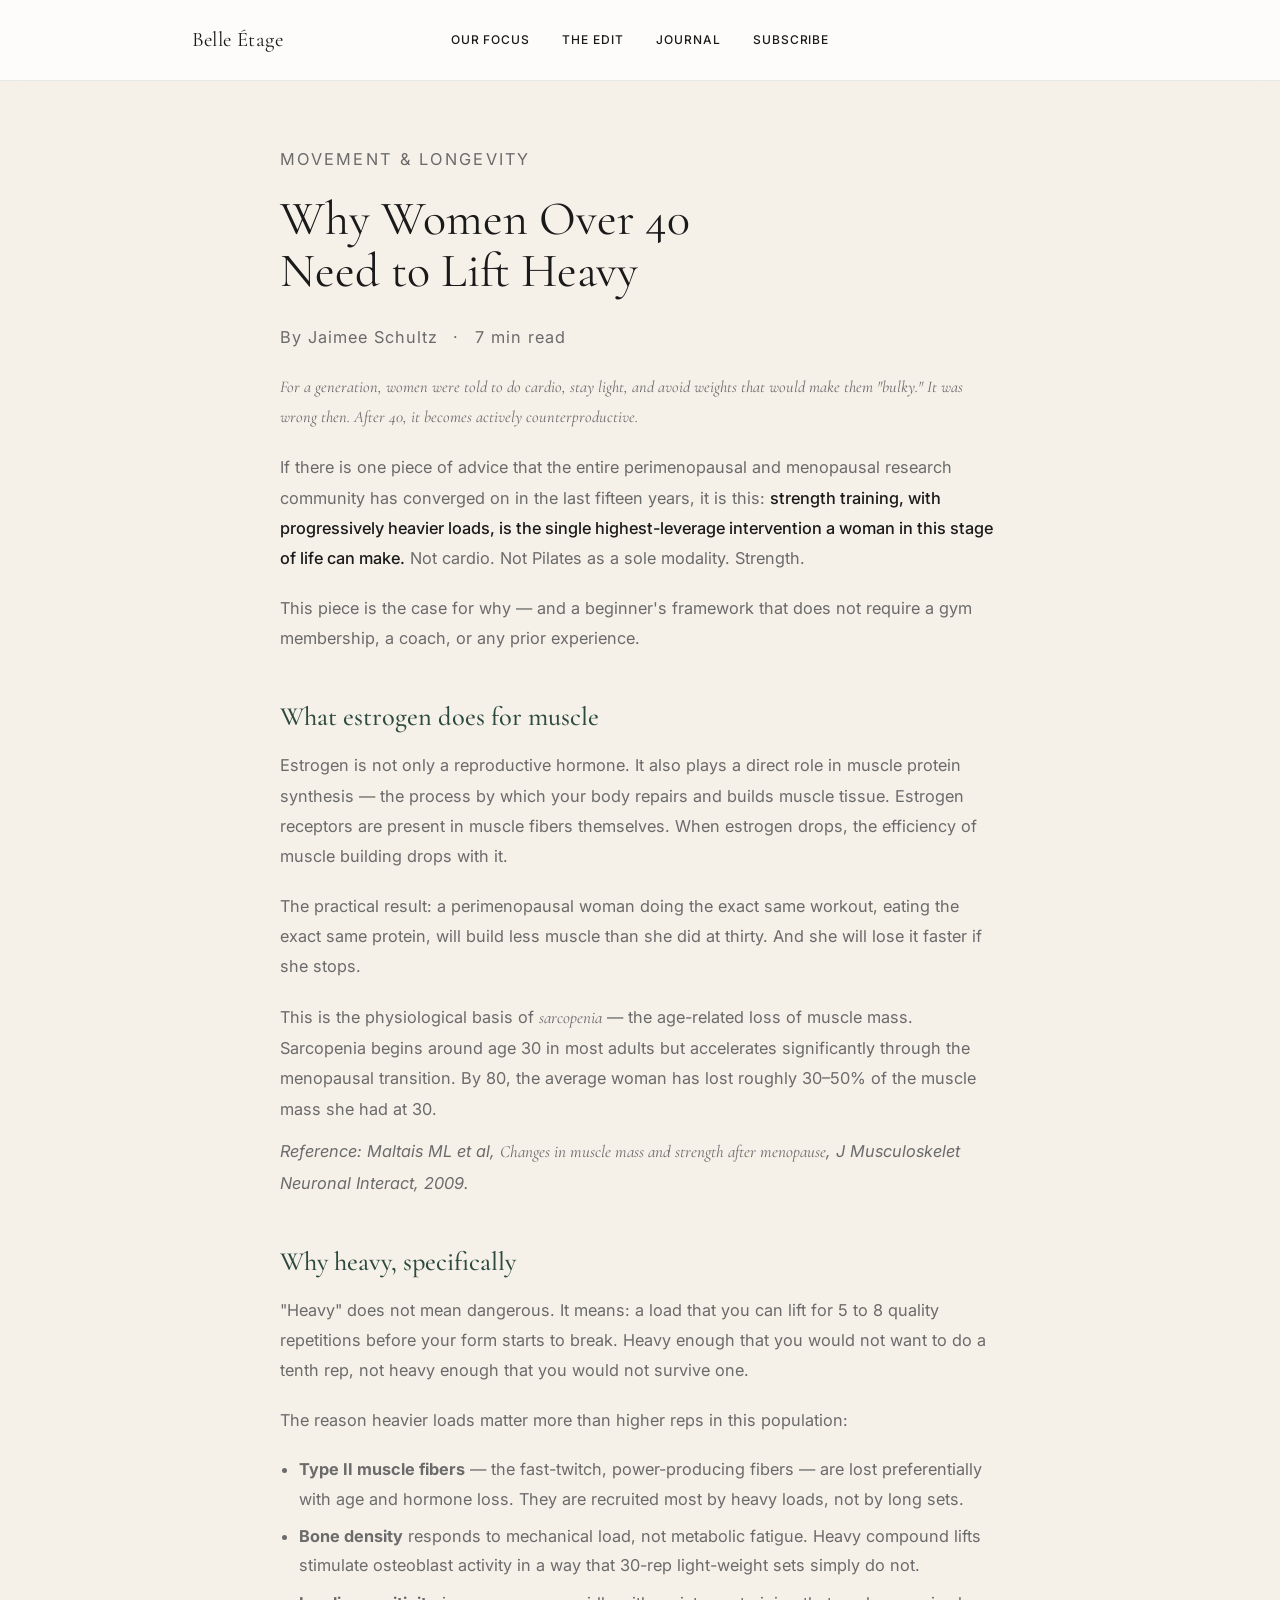
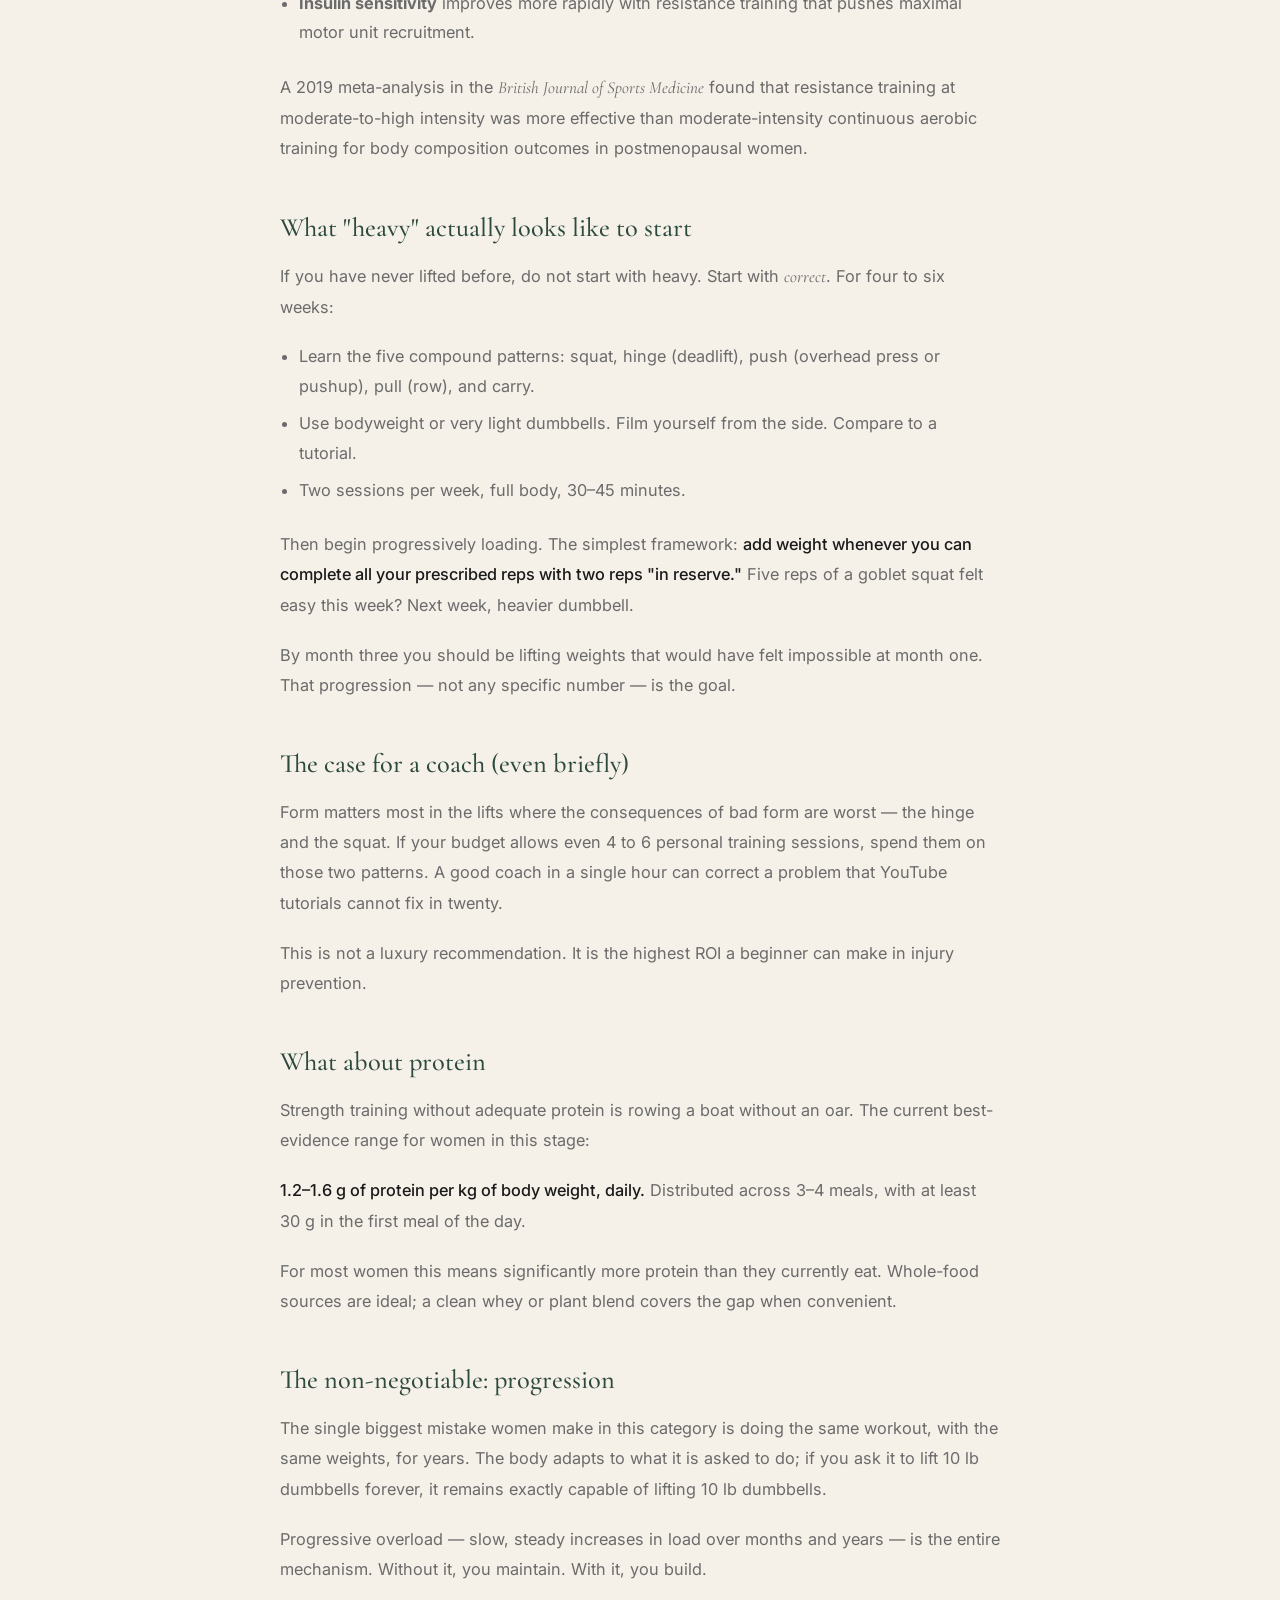
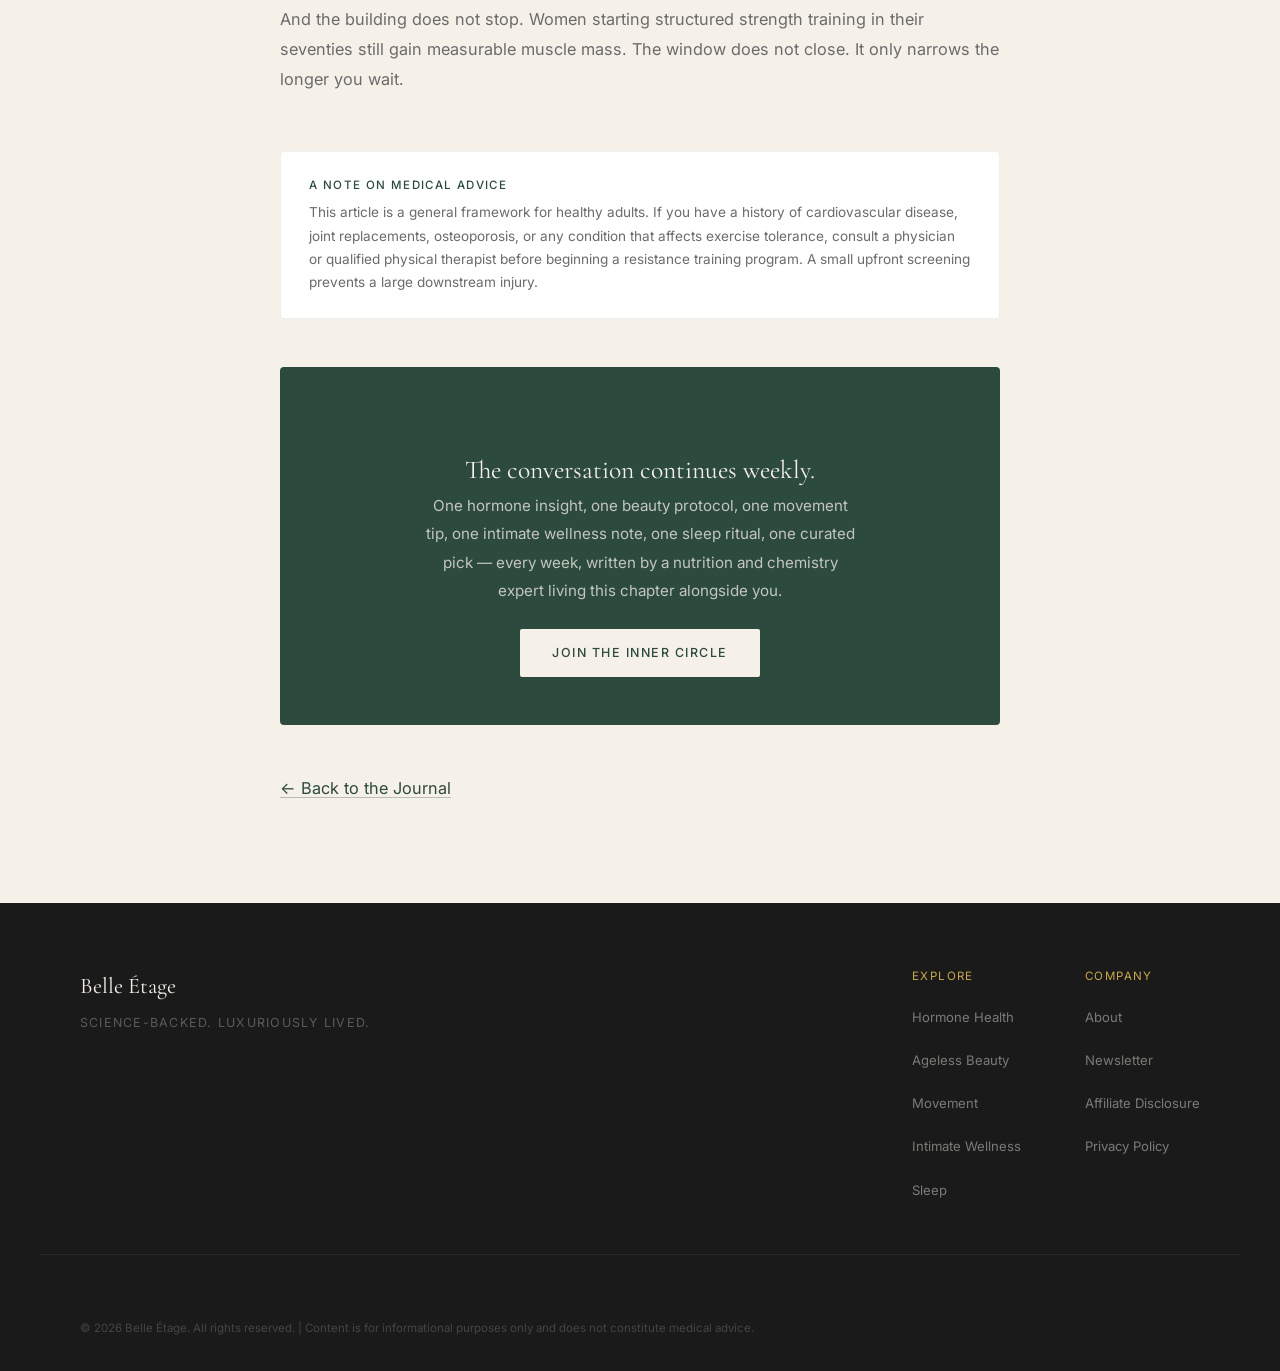
<file: articles/lift-heavy-after-40.html>
<!DOCTYPE html>
<html lang="en">
<head>
  <meta charset="UTF-8" />
  <meta name="viewport" content="width=device-width, initial-scale=1.0" />
  <title>Why Women Over 40 Need to Lift Heavy — Belle Étage</title>
  <meta name="description" content="Estrogen plays a crucial role in muscle protein synthesis. As it declines, the case for heavy resistance training becomes stronger, not weaker. The science, and a place to start." />
  <link rel="preconnect" href="https://fonts.googleapis.com" />
  <link href="https://fonts.googleapis.com/css2?family=Cormorant+Garamond:ital,wght@0,300;0,400;0,500;0,600;1,300;1,400&family=Inter:wght@300;400;500&display=swap" rel="stylesheet" />
  <link rel="stylesheet" href="../styles.css" />
</head>
<body>

  <nav class="nav" id="nav">
    <div class="nav-inner">
      <a href="../index.html" class="nav-logo">Belle Étage</a>
      <div class="nav-links">
        <a href="../index.html#pillars">Our Focus</a>
        <a href="../index.html#products">The Edit</a>
        <a href="../index.html#journal">Journal</a>
        <a href="../index.html#newsletter">Subscribe</a>
      </div>
    </div>
  </nav>

  <main class="article-page">
    <div class="article-inner">
      <p class="article-eyebrow">Movement &amp; Longevity</p>
      <h1 class="article-title">Why Women Over 40<br />Need to Lift Heavy</h1>
      <p class="article-meta">By Jaimee Schultz <span class="dot">·</span> 7 min read</p>

      <p class="article-lead">For a generation, women were told to do cardio, stay light, and avoid weights that would make them "bulky." It was wrong then. After 40, it becomes actively counterproductive.</p>

      <p>If there is one piece of advice that the entire perimenopausal and menopausal research community has converged on in the last fifteen years, it is this: <strong>strength training, with progressively heavier loads, is the single highest-leverage intervention a woman in this stage of life can make.</strong> Not cardio. Not Pilates as a sole modality. Strength.</p>

      <p>This piece is the case for why — and a beginner's framework that does not require a gym membership, a coach, or any prior experience.</p>

      <h2>What estrogen does for muscle</h2>

      <p>Estrogen is not only a reproductive hormone. It also plays a direct role in muscle protein synthesis — the process by which your body repairs and builds muscle tissue. Estrogen receptors are present in muscle fibers themselves. When estrogen drops, the efficiency of muscle building drops with it.</p>

      <p>The practical result: a perimenopausal woman doing the exact same workout, eating the exact same protein, will build less muscle than she did at thirty. And she will lose it faster if she stops.</p>

      <p>This is the physiological basis of <em>sarcopenia</em> — the age-related loss of muscle mass. Sarcopenia begins around age 30 in most adults but accelerates significantly through the menopausal transition. By 80, the average woman has lost roughly 30–50% of the muscle mass she had at 30.</p>

      <p class="article-citation">Reference: Maltais ML et al, <em>Changes in muscle mass and strength after menopause</em>, J Musculoskelet Neuronal Interact, 2009.</p>

      <h2>Why heavy, specifically</h2>

      <p>"Heavy" does not mean dangerous. It means: a load that you can lift for 5 to 8 quality repetitions before your form starts to break. Heavy enough that you would not want to do a tenth rep, not heavy enough that you would not survive one.</p>

      <p>The reason heavier loads matter more than higher reps in this population:</p>

      <ul>
        <li><strong>Type II muscle fibers</strong> — the fast-twitch, power-producing fibers — are lost preferentially with age and hormone loss. They are recruited most by heavy loads, not by long sets.</li>
        <li><strong>Bone density</strong> responds to mechanical load, not metabolic fatigue. Heavy compound lifts stimulate osteoblast activity in a way that 30-rep light-weight sets simply do not.</li>
        <li><strong>Insulin sensitivity</strong> improves more rapidly with resistance training that pushes maximal motor unit recruitment.</li>
      </ul>

      <p>A 2019 meta-analysis in the <em>British Journal of Sports Medicine</em> found that resistance training at moderate-to-high intensity was more effective than moderate-intensity continuous aerobic training for body composition outcomes in postmenopausal women.</p>

      <h2>What "heavy" actually looks like to start</h2>

      <p>If you have never lifted before, do not start with heavy. Start with <em>correct</em>. For four to six weeks:</p>

      <ul>
        <li>Learn the five compound patterns: squat, hinge (deadlift), push (overhead press or pushup), pull (row), and carry.</li>
        <li>Use bodyweight or very light dumbbells. Film yourself from the side. Compare to a tutorial.</li>
        <li>Two sessions per week, full body, 30–45 minutes.</li>
      </ul>

      <p>Then begin progressively loading. The simplest framework: <strong>add weight whenever you can complete all your prescribed reps with two reps "in reserve."</strong> Five reps of a goblet squat felt easy this week? Next week, heavier dumbbell.</p>

      <p>By month three you should be lifting weights that would have felt impossible at month one. That progression — not any specific number — is the goal.</p>

      <h2>The case for a coach (even briefly)</h2>

      <p>Form matters most in the lifts where the consequences of bad form are worst — the hinge and the squat. If your budget allows even 4 to 6 personal training sessions, spend them on those two patterns. A good coach in a single hour can correct a problem that YouTube tutorials cannot fix in twenty.</p>

      <p>This is not a luxury recommendation. It is the highest ROI a beginner can make in injury prevention.</p>

      <h2>What about protein</h2>

      <p>Strength training without adequate protein is rowing a boat without an oar. The current best-evidence range for women in this stage:</p>

      <p><strong>1.2–1.6 g of protein per kg of body weight, daily.</strong> Distributed across 3–4 meals, with at least 30 g in the first meal of the day.</p>

      <p>For most women this means significantly more protein than they currently eat. Whole-food sources are ideal; a clean whey or plant blend covers the gap when convenient.</p>

      <h2>The non-negotiable: progression</h2>

      <p>The single biggest mistake women make in this category is doing the same workout, with the same weights, for years. The body adapts to what it is asked to do; if you ask it to lift 10 lb dumbbells forever, it remains exactly capable of lifting 10 lb dumbbells.</p>

      <p>Progressive overload — slow, steady increases in load over months and years — is the entire mechanism. Without it, you maintain. With it, you build.</p>

      <p>And the building does not stop. Women starting structured strength training in their seventies still gain measurable muscle mass. The window does not close. It only narrows the longer you wait.</p>

      <div class="article-disclaimer">
        <strong>A note on medical advice</strong>
        This article is a general framework for healthy adults. If you have a history of cardiovascular disease, joint replacements, osteoporosis, or any condition that affects exercise tolerance, consult a physician or qualified physical therapist before beginning a resistance training program. A small upfront screening prevents a large downstream injury.
      </div>

      <div class="article-cta">
        <h3>The conversation continues weekly.</h3>
        <p>One hormone insight, one beauty protocol, one movement tip, one intimate wellness note, one sleep ritual, one curated pick — every week, written by a nutrition and chemistry expert living this chapter alongside you.</p>
        <a href="../index.html#newsletter">Join the Inner Circle</a>
      </div>

      <p class="article-back"><a href="../index.html#journal">← Back to the Journal</a></p>
    </div>
  </main>

  <footer class="footer">
    <div class="footer-inner">
      <div class="footer-brand">
        <p class="footer-logo">Belle Étage</p>
        <p class="footer-tagline">Science-backed. Luxuriously lived.</p>
      </div>
      <div class="footer-links">
        <div class="footer-col">
          <p class="footer-col-title">Explore</p>
          <a href="../index.html#pillars">Hormone Health</a>
          <a href="../index.html#pillars">Ageless Beauty</a>
          <a href="../index.html#pillars">Movement</a>
          <a href="../index.html#pillars">Intimate Wellness</a>
          <a href="../index.html#pillars">Sleep</a>
        </div>
        <div class="footer-col">
          <p class="footer-col-title">Company</p>
          <a href="../index.html#about">About</a>
          <a href="../index.html#newsletter">Newsletter</a>
          <a href="../affiliate-disclosure.html">Affiliate Disclosure</a>
          <a href="../privacy-policy.html">Privacy Policy</a>
        </div>
      </div>
    </div>
    <div class="footer-bottom">
      <p>© 2026 Belle Étage. All rights reserved. | Content is for informational purposes only and does not constitute medical advice.</p>
    </div>
  </footer>

</body>
</html>
</file>
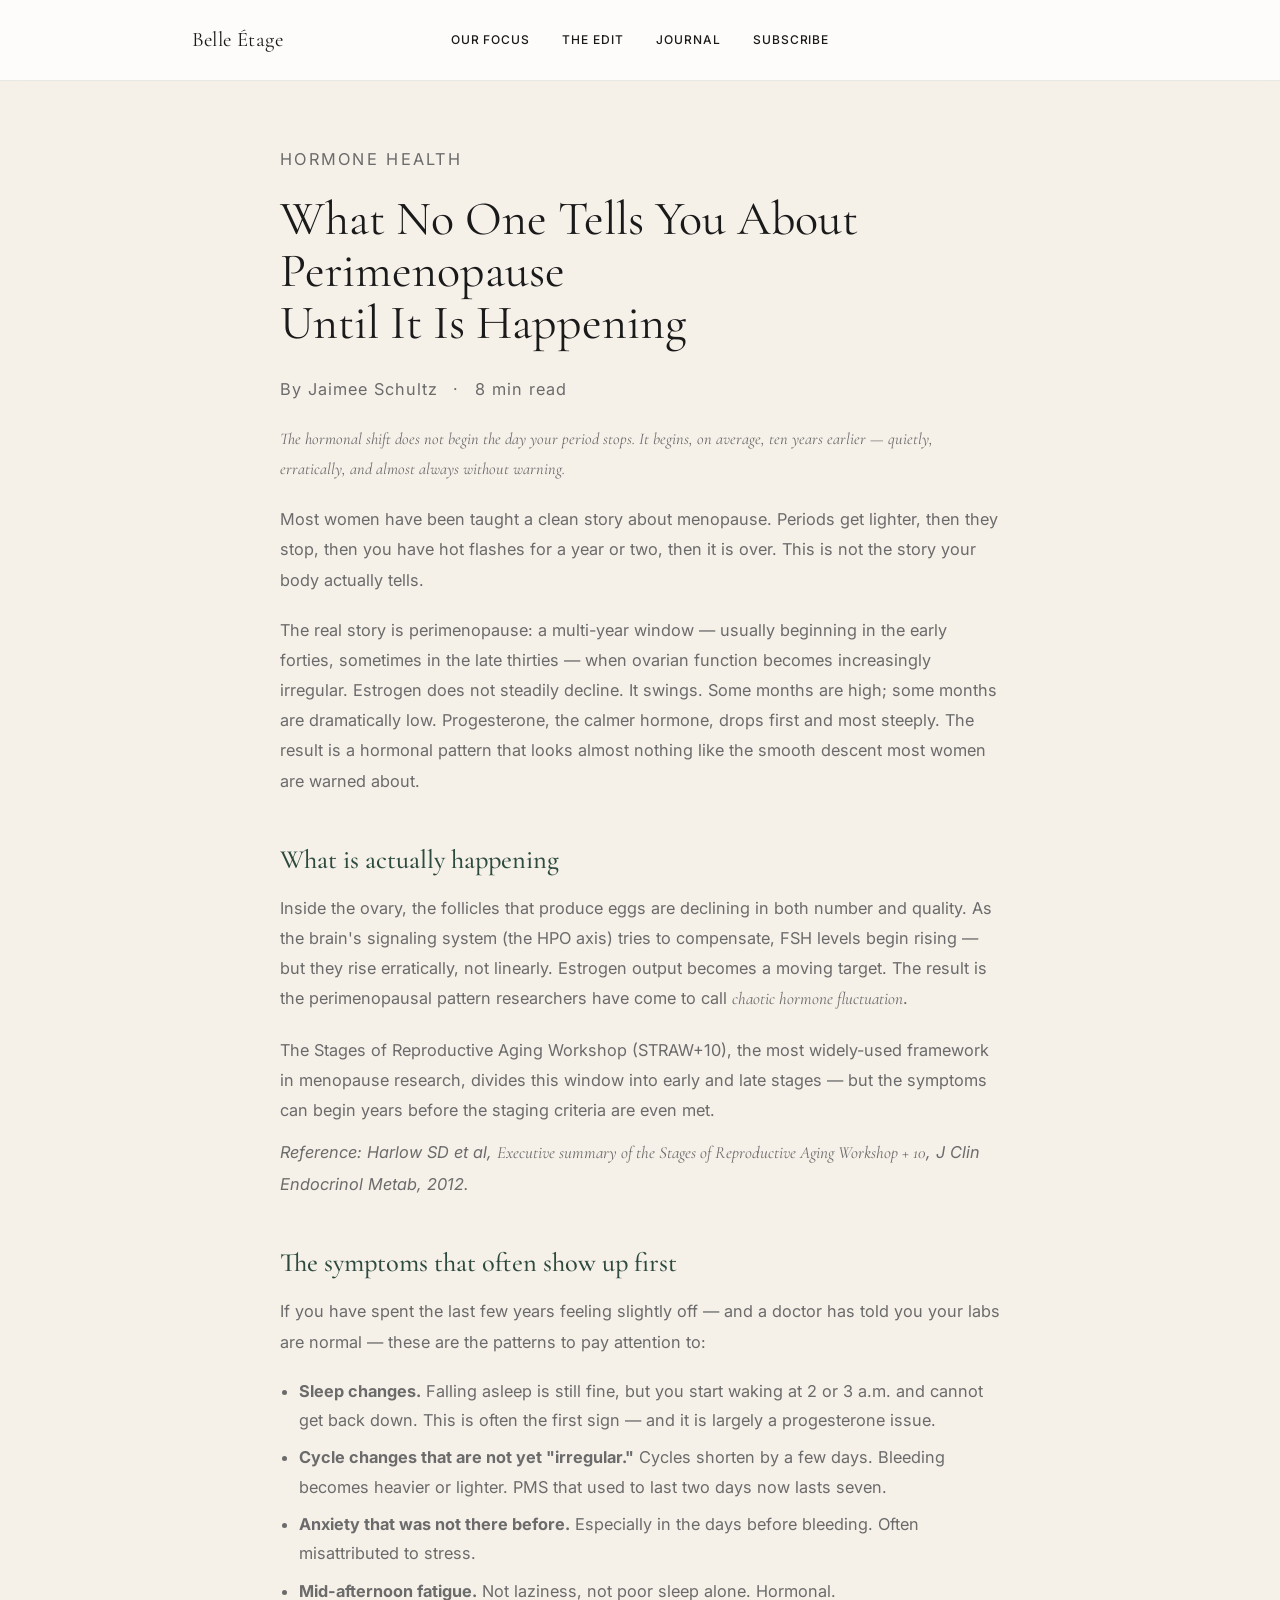
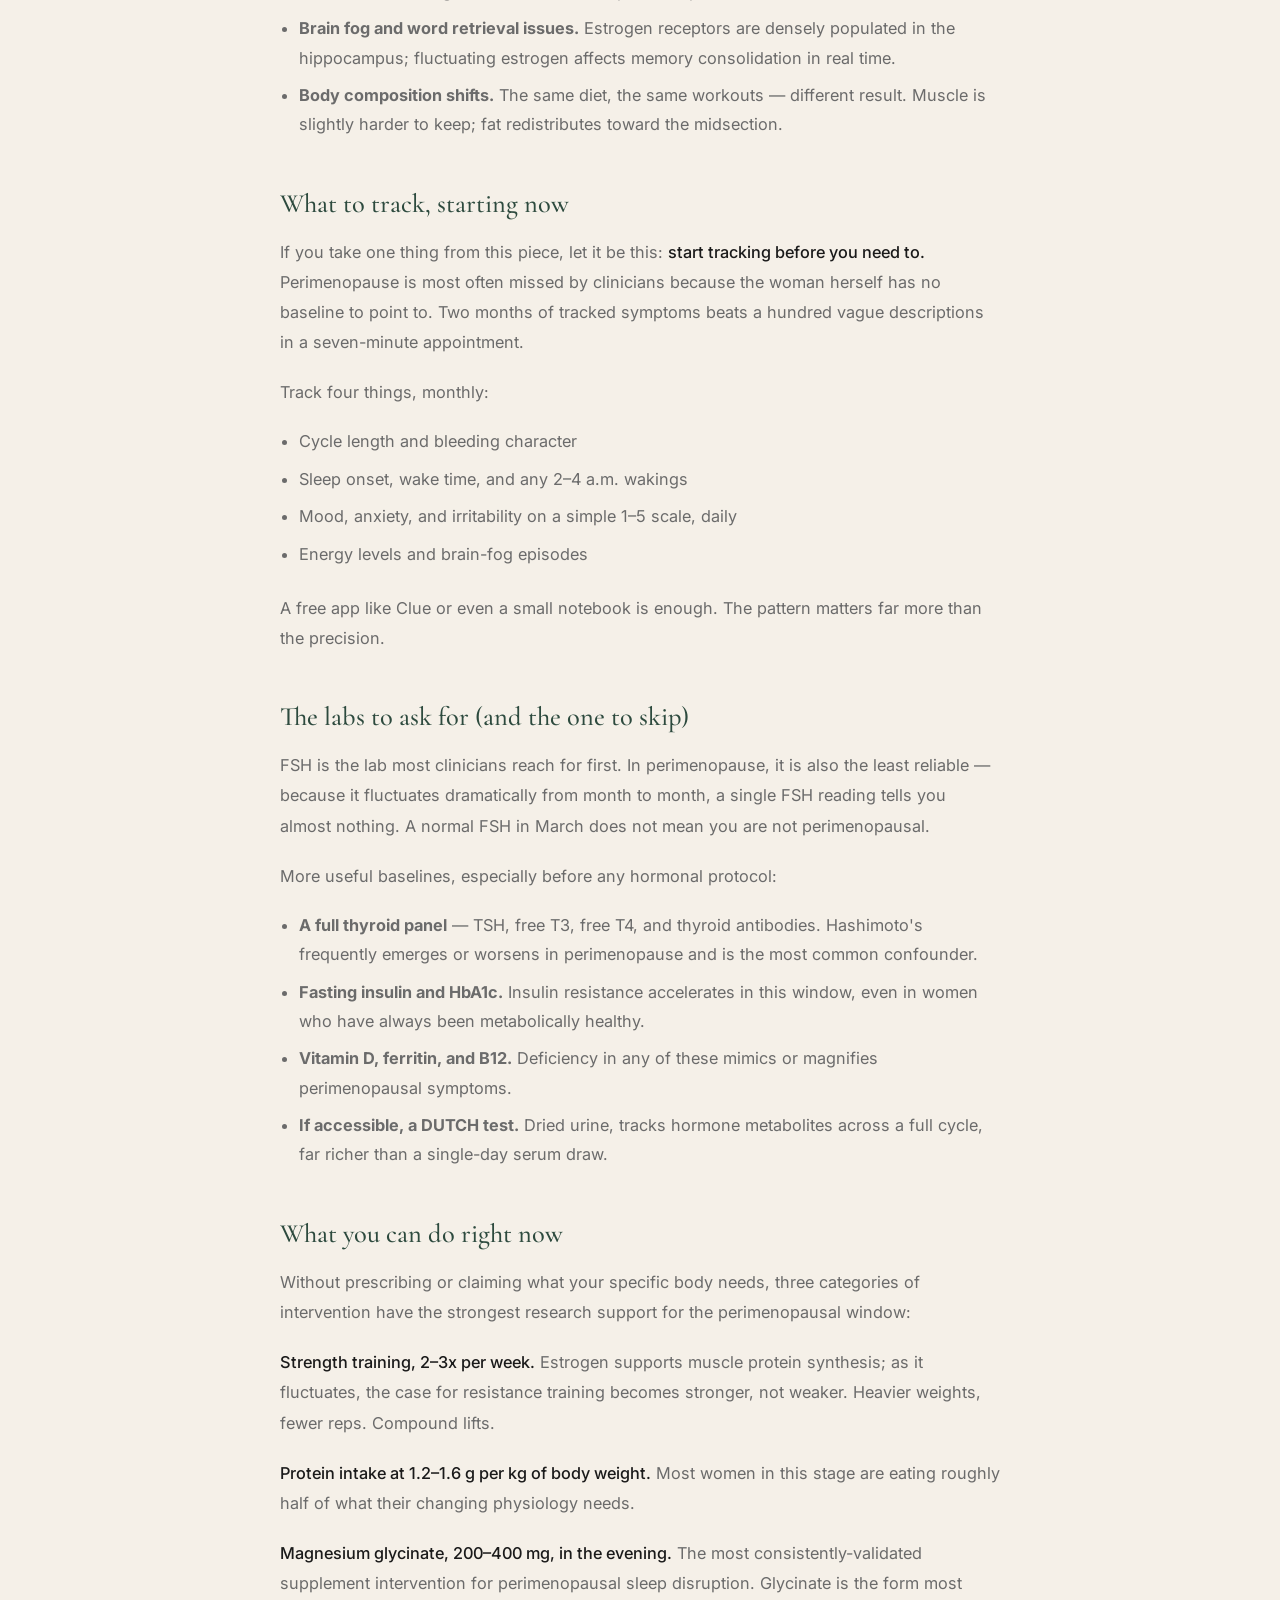
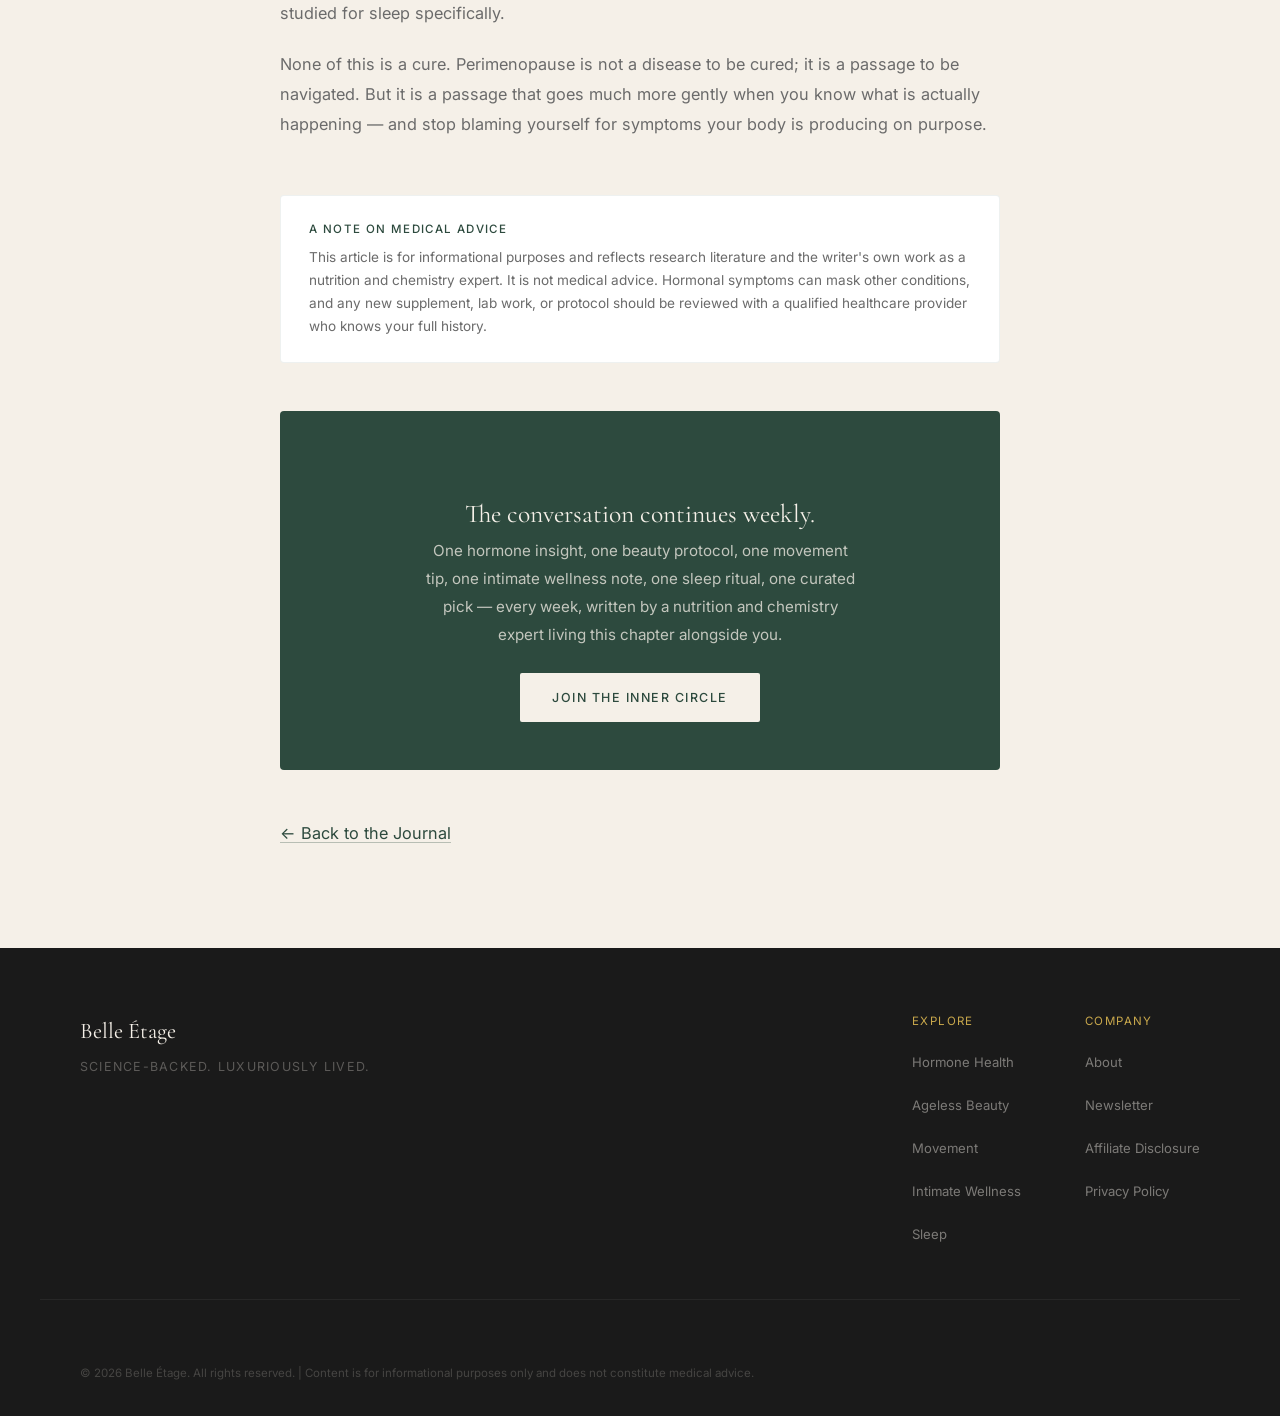
<file: articles/perimenopause-what-no-one-tells-you.html>
<!DOCTYPE html>
<html lang="en">
<head>
  <meta charset="UTF-8" />
  <meta name="viewport" content="width=device-width, initial-scale=1.0" />
  <title>What No One Tells You About Perimenopause — Belle Étage</title>
  <meta name="description" content="The hormonal fluctuations begin up to a decade before your last period. Here is what is actually happening, what to track, and what you can do about it." />
  <link rel="preconnect" href="https://fonts.googleapis.com" />
  <link href="https://fonts.googleapis.com/css2?family=Cormorant+Garamond:ital,wght@0,300;0,400;0,500;0,600;1,300;1,400&family=Inter:wght@300;400;500&display=swap" rel="stylesheet" />
  <link rel="stylesheet" href="../styles.css" />
</head>
<body>

  <nav class="nav" id="nav">
    <div class="nav-inner">
      <a href="../index.html" class="nav-logo">Belle Étage</a>
      <div class="nav-links">
        <a href="../index.html#pillars">Our Focus</a>
        <a href="../index.html#products">The Edit</a>
        <a href="../index.html#journal">Journal</a>
        <a href="../index.html#newsletter">Subscribe</a>
      </div>
    </div>
  </nav>

  <main class="article-page">
    <div class="article-inner">
      <p class="article-eyebrow">Hormone Health</p>
      <h1 class="article-title">What No One Tells You About Perimenopause<br />Until It Is Happening</h1>
      <p class="article-meta">By Jaimee Schultz <span class="dot">·</span> 8 min read</p>

      <p class="article-lead">The hormonal shift does not begin the day your period stops. It begins, on average, ten years earlier — quietly, erratically, and almost always without warning.</p>

      <p>Most women have been taught a clean story about menopause. Periods get lighter, then they stop, then you have hot flashes for a year or two, then it is over. This is not the story your body actually tells.</p>

      <p>The real story is perimenopause: a multi-year window — usually beginning in the early forties, sometimes in the late thirties — when ovarian function becomes increasingly irregular. Estrogen does not steadily decline. It swings. Some months are high; some months are dramatically low. Progesterone, the calmer hormone, drops first and most steeply. The result is a hormonal pattern that looks almost nothing like the smooth descent most women are warned about.</p>

      <h2>What is actually happening</h2>

      <p>Inside the ovary, the follicles that produce eggs are declining in both number and quality. As the brain's signaling system (the HPO axis) tries to compensate, FSH levels begin rising — but they rise erratically, not linearly. Estrogen output becomes a moving target. The result is the perimenopausal pattern researchers have come to call <em>chaotic hormone fluctuation</em>.</p>

      <p>The Stages of Reproductive Aging Workshop (STRAW+10), the most widely-used framework in menopause research, divides this window into early and late stages — but the symptoms can begin years before the staging criteria are even met.</p>

      <p class="article-citation">Reference: Harlow SD et al, <em>Executive summary of the Stages of Reproductive Aging Workshop + 10</em>, J Clin Endocrinol Metab, 2012.</p>

      <h2>The symptoms that often show up first</h2>

      <p>If you have spent the last few years feeling slightly off — and a doctor has told you your labs are normal — these are the patterns to pay attention to:</p>

      <ul>
        <li><strong>Sleep changes.</strong> Falling asleep is still fine, but you start waking at 2 or 3 a.m. and cannot get back down. This is often the first sign — and it is largely a progesterone issue.</li>
        <li><strong>Cycle changes that are not yet "irregular."</strong> Cycles shorten by a few days. Bleeding becomes heavier or lighter. PMS that used to last two days now lasts seven.</li>
        <li><strong>Anxiety that was not there before.</strong> Especially in the days before bleeding. Often misattributed to stress.</li>
        <li><strong>Mid-afternoon fatigue.</strong> Not laziness, not poor sleep alone. Hormonal.</li>
        <li><strong>Brain fog and word retrieval issues.</strong> Estrogen receptors are densely populated in the hippocampus; fluctuating estrogen affects memory consolidation in real time.</li>
        <li><strong>Body composition shifts.</strong> The same diet, the same workouts — different result. Muscle is slightly harder to keep; fat redistributes toward the midsection.</li>
      </ul>

      <h2>What to track, starting now</h2>

      <p>If you take one thing from this piece, let it be this: <strong>start tracking before you need to.</strong> Perimenopause is most often missed by clinicians because the woman herself has no baseline to point to. Two months of tracked symptoms beats a hundred vague descriptions in a seven-minute appointment.</p>

      <p>Track four things, monthly:</p>

      <ul>
        <li>Cycle length and bleeding character</li>
        <li>Sleep onset, wake time, and any 2–4 a.m. wakings</li>
        <li>Mood, anxiety, and irritability on a simple 1–5 scale, daily</li>
        <li>Energy levels and brain-fog episodes</li>
      </ul>

      <p>A free app like Clue or even a small notebook is enough. The pattern matters far more than the precision.</p>

      <h2>The labs to ask for (and the one to skip)</h2>

      <p>FSH is the lab most clinicians reach for first. In perimenopause, it is also the least reliable — because it fluctuates dramatically from month to month, a single FSH reading tells you almost nothing. A normal FSH in March does not mean you are not perimenopausal.</p>

      <p>More useful baselines, especially before any hormonal protocol:</p>

      <ul>
        <li><strong>A full thyroid panel</strong> — TSH, free T3, free T4, and thyroid antibodies. Hashimoto's frequently emerges or worsens in perimenopause and is the most common confounder.</li>
        <li><strong>Fasting insulin and HbA1c.</strong> Insulin resistance accelerates in this window, even in women who have always been metabolically healthy.</li>
        <li><strong>Vitamin D, ferritin, and B12.</strong> Deficiency in any of these mimics or magnifies perimenopausal symptoms.</li>
        <li><strong>If accessible, a DUTCH test.</strong> Dried urine, tracks hormone metabolites across a full cycle, far richer than a single-day serum draw.</li>
      </ul>

      <h2>What you can do right now</h2>

      <p>Without prescribing or claiming what your specific body needs, three categories of intervention have the strongest research support for the perimenopausal window:</p>

      <p><strong>Strength training, 2–3x per week.</strong> Estrogen supports muscle protein synthesis; as it fluctuates, the case for resistance training becomes stronger, not weaker. Heavier weights, fewer reps. Compound lifts.</p>

      <p><strong>Protein intake at 1.2–1.6 g per kg of body weight.</strong> Most women in this stage are eating roughly half of what their changing physiology needs.</p>

      <p><strong>Magnesium glycinate, 200–400 mg, in the evening.</strong> The most consistently-validated supplement intervention for perimenopausal sleep disruption. Glycinate is the form most studied for sleep specifically.</p>

      <p>None of this is a cure. Perimenopause is not a disease to be cured; it is a passage to be navigated. But it is a passage that goes much more gently when you know what is actually happening — and stop blaming yourself for symptoms your body is producing on purpose.</p>

      <div class="article-disclaimer">
        <strong>A note on medical advice</strong>
        This article is for informational purposes and reflects research literature and the writer's own work as a nutrition and chemistry expert. It is not medical advice. Hormonal symptoms can mask other conditions, and any new supplement, lab work, or protocol should be reviewed with a qualified healthcare provider who knows your full history.
      </div>

      <div class="article-cta">
        <h3>The conversation continues weekly.</h3>
        <p>One hormone insight, one beauty protocol, one movement tip, one intimate wellness note, one sleep ritual, one curated pick — every week, written by a nutrition and chemistry expert living this chapter alongside you.</p>
        <a href="../index.html#newsletter">Join the Inner Circle</a>
      </div>

      <p class="article-back"><a href="../index.html#journal">← Back to the Journal</a></p>
    </div>
  </main>

  <footer class="footer">
    <div class="footer-inner">
      <div class="footer-brand">
        <p class="footer-logo">Belle Étage</p>
        <p class="footer-tagline">Science-backed. Luxuriously lived.</p>
      </div>
      <div class="footer-links">
        <div class="footer-col">
          <p class="footer-col-title">Explore</p>
          <a href="../index.html#pillars">Hormone Health</a>
          <a href="../index.html#pillars">Ageless Beauty</a>
          <a href="../index.html#pillars">Movement</a>
          <a href="../index.html#pillars">Intimate Wellness</a>
          <a href="../index.html#pillars">Sleep</a>
        </div>
        <div class="footer-col">
          <p class="footer-col-title">Company</p>
          <a href="../index.html#about">About</a>
          <a href="../index.html#newsletter">Newsletter</a>
          <a href="../affiliate-disclosure.html">Affiliate Disclosure</a>
          <a href="../privacy-policy.html">Privacy Policy</a>
        </div>
      </div>
    </div>
    <div class="footer-bottom">
      <p>© 2026 Belle Étage. All rights reserved. | Content is for informational purposes only and does not constitute medical advice.</p>
    </div>
  </footer>

</body>
</html>
</file>
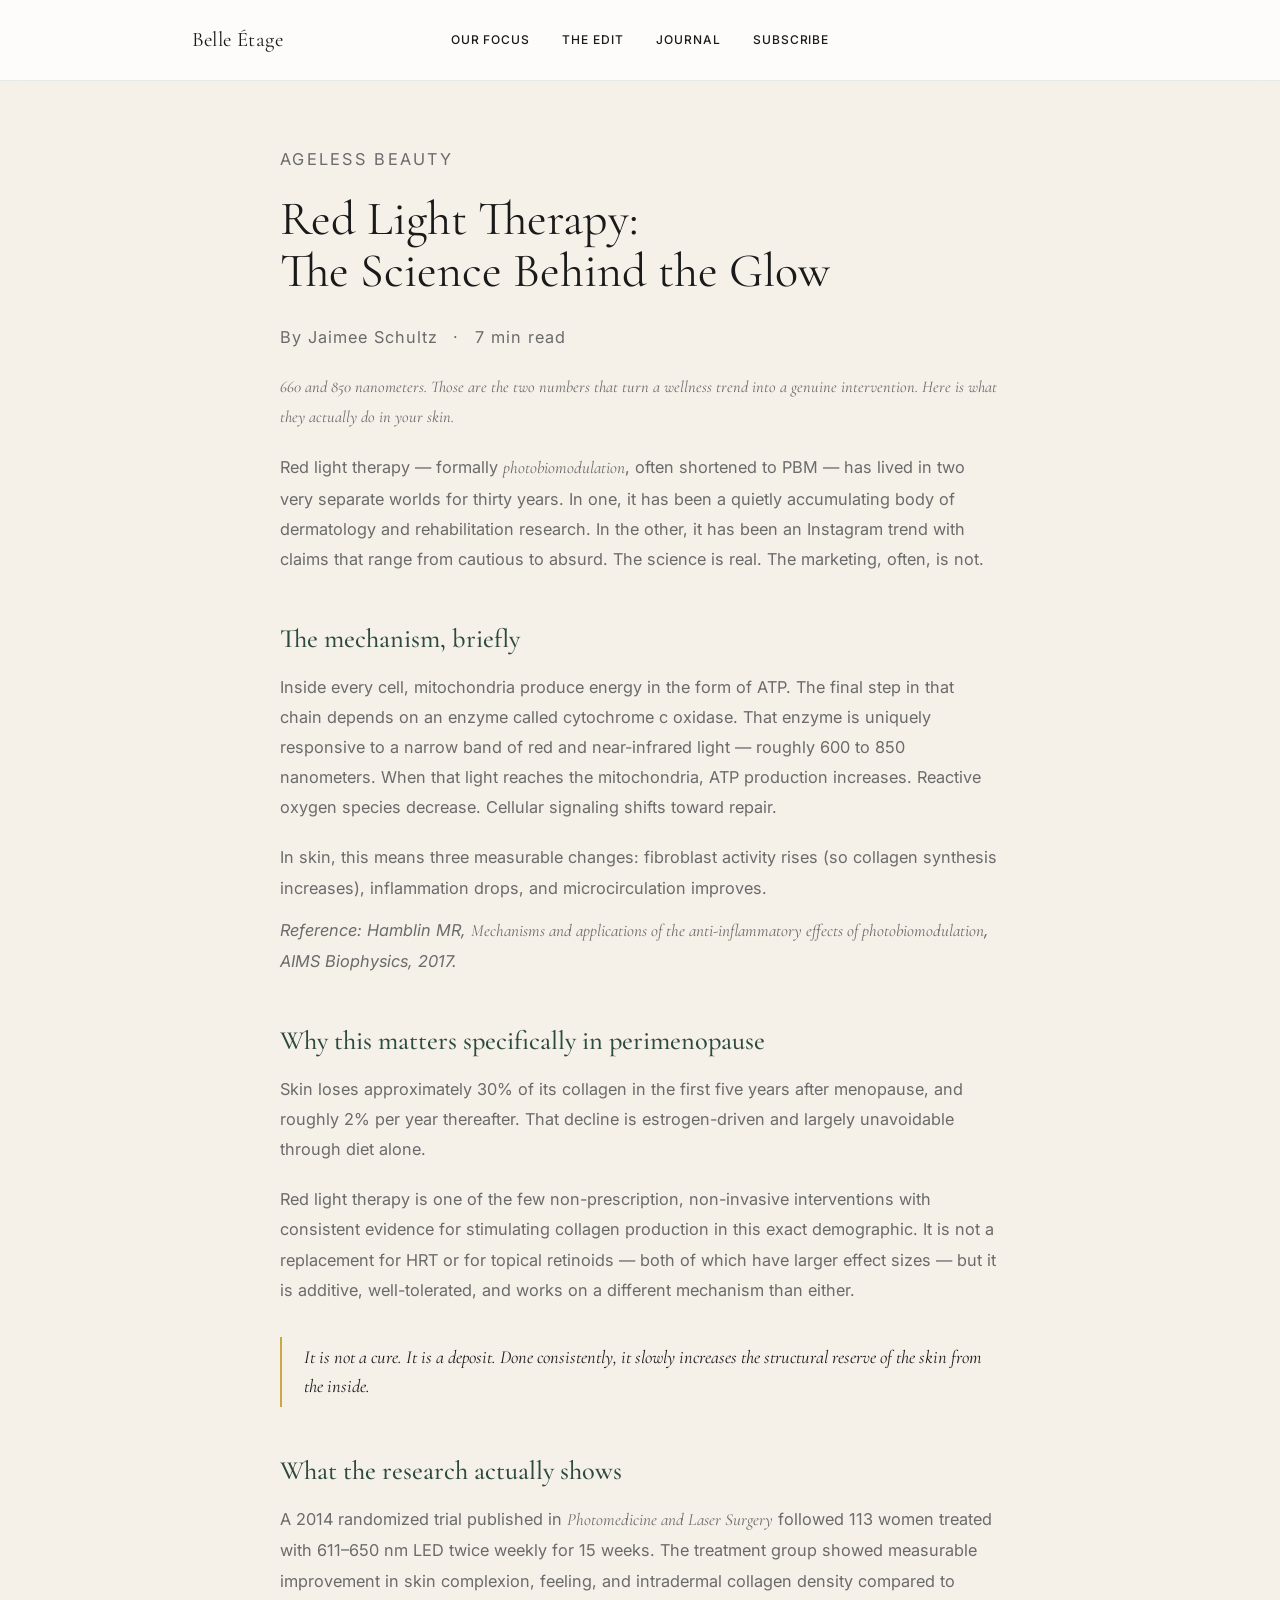
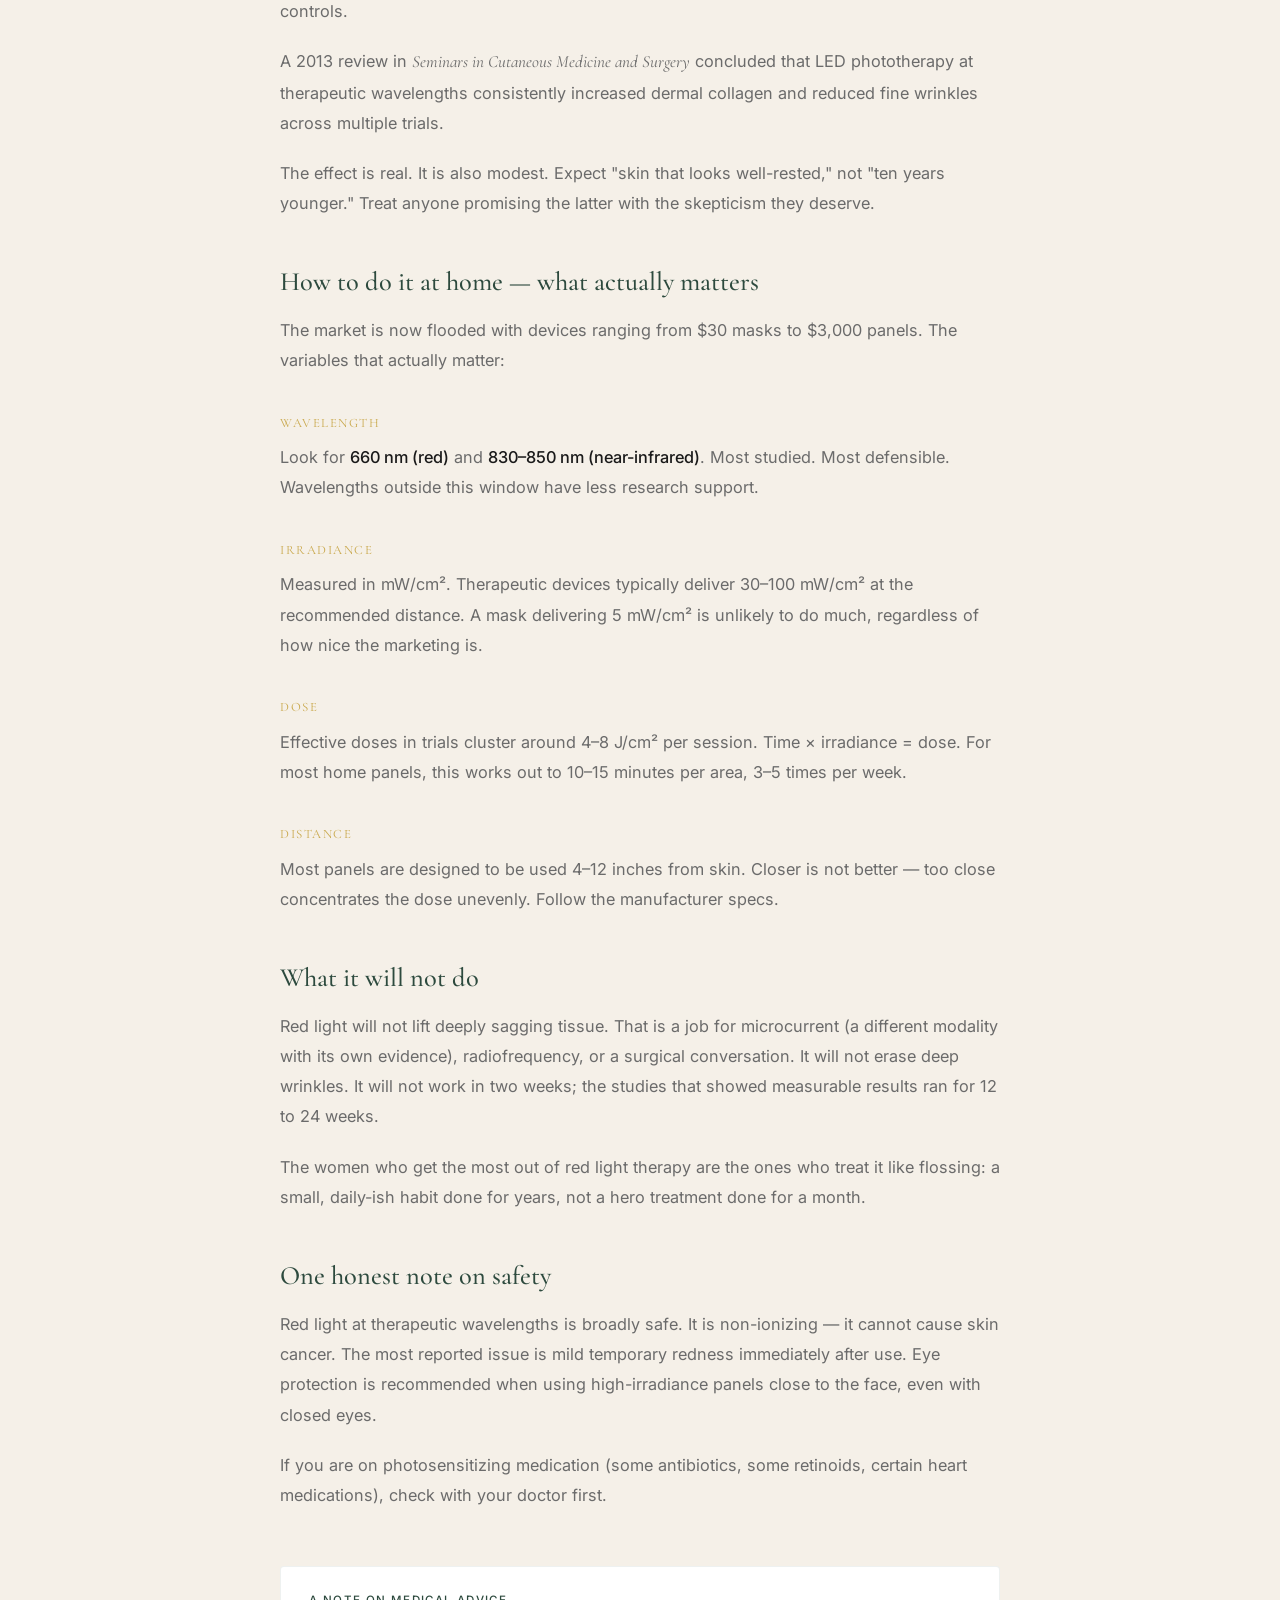
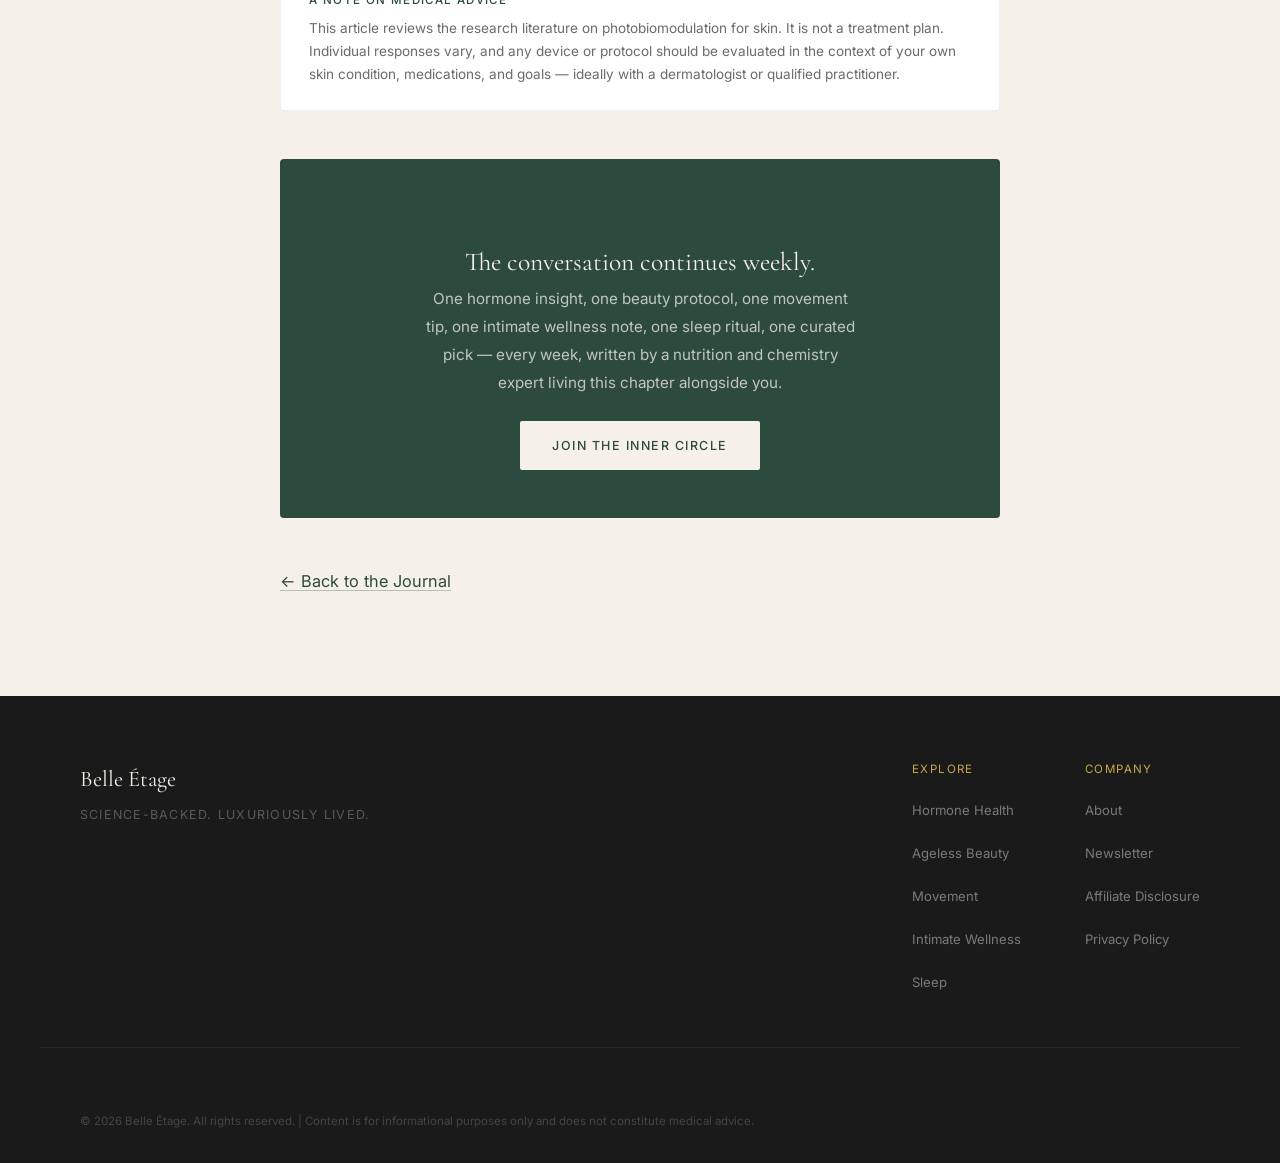
<file: articles/red-light-therapy-science.html>
<!DOCTYPE html>
<html lang="en">
<head>
  <meta charset="UTF-8" />
  <meta name="viewport" content="width=device-width, initial-scale=1.0" />
  <title>Red Light Therapy: The Science Behind the Glow — Belle Étage</title>
  <meta name="description" content="660nm wavelengths penetrate the dermis and stimulate fibroblast activity. What the research actually shows about red light therapy, and how to do it at home." />
  <link rel="preconnect" href="https://fonts.googleapis.com" />
  <link href="https://fonts.googleapis.com/css2?family=Cormorant+Garamond:ital,wght@0,300;0,400;0,500;0,600;1,300;1,400&family=Inter:wght@300;400;500&display=swap" rel="stylesheet" />
  <link rel="stylesheet" href="../styles.css" />
</head>
<body>

  <nav class="nav" id="nav">
    <div class="nav-inner">
      <a href="../index.html" class="nav-logo">Belle Étage</a>
      <div class="nav-links">
        <a href="../index.html#pillars">Our Focus</a>
        <a href="../index.html#products">The Edit</a>
        <a href="../index.html#journal">Journal</a>
        <a href="../index.html#newsletter">Subscribe</a>
      </div>
    </div>
  </nav>

  <main class="article-page">
    <div class="article-inner">
      <p class="article-eyebrow">Ageless Beauty</p>
      <h1 class="article-title">Red Light Therapy:<br />The Science Behind the Glow</h1>
      <p class="article-meta">By Jaimee Schultz <span class="dot">·</span> 7 min read</p>

      <p class="article-lead">660 and 850 nanometers. Those are the two numbers that turn a wellness trend into a genuine intervention. Here is what they actually do in your skin.</p>

      <p>Red light therapy — formally <em>photobiomodulation</em>, often shortened to PBM — has lived in two very separate worlds for thirty years. In one, it has been a quietly accumulating body of dermatology and rehabilitation research. In the other, it has been an Instagram trend with claims that range from cautious to absurd. The science is real. The marketing, often, is not.</p>

      <h2>The mechanism, briefly</h2>

      <p>Inside every cell, mitochondria produce energy in the form of ATP. The final step in that chain depends on an enzyme called cytochrome c oxidase. That enzyme is uniquely responsive to a narrow band of red and near-infrared light — roughly 600 to 850 nanometers. When that light reaches the mitochondria, ATP production increases. Reactive oxygen species decrease. Cellular signaling shifts toward repair.</p>

      <p>In skin, this means three measurable changes: fibroblast activity rises (so collagen synthesis increases), inflammation drops, and microcirculation improves.</p>

      <p class="article-citation">Reference: Hamblin MR, <em>Mechanisms and applications of the anti-inflammatory effects of photobiomodulation</em>, AIMS Biophysics, 2017.</p>

      <h2>Why this matters specifically in perimenopause</h2>

      <p>Skin loses approximately 30% of its collagen in the first five years after menopause, and roughly 2% per year thereafter. That decline is estrogen-driven and largely unavoidable through diet alone.</p>

      <p>Red light therapy is one of the few non-prescription, non-invasive interventions with consistent evidence for stimulating collagen production in this exact demographic. It is not a replacement for HRT or for topical retinoids — both of which have larger effect sizes — but it is additive, well-tolerated, and works on a different mechanism than either.</p>

      <blockquote>It is not a cure. It is a deposit. Done consistently, it slowly increases the structural reserve of the skin from the inside.</blockquote>

      <h2>What the research actually shows</h2>

      <p>A 2014 randomized trial published in <em>Photomedicine and Laser Surgery</em> followed 113 women treated with 611–650 nm LED twice weekly for 15 weeks. The treatment group showed measurable improvement in skin complexion, feeling, and intradermal collagen density compared to controls.</p>

      <p>A 2013 review in <em>Seminars in Cutaneous Medicine and Surgery</em> concluded that LED phototherapy at therapeutic wavelengths consistently increased dermal collagen and reduced fine wrinkles across multiple trials.</p>

      <p>The effect is real. It is also modest. Expect "skin that looks well-rested," not "ten years younger." Treat anyone promising the latter with the skepticism they deserve.</p>

      <h2>How to do it at home — what actually matters</h2>

      <p>The market is now flooded with devices ranging from $30 masks to $3,000 panels. The variables that actually matter:</p>

      <h3>Wavelength</h3>
      <p>Look for <strong>660 nm (red)</strong> and <strong>830–850 nm (near-infrared)</strong>. Most studied. Most defensible. Wavelengths outside this window have less research support.</p>

      <h3>Irradiance</h3>
      <p>Measured in mW/cm². Therapeutic devices typically deliver 30–100 mW/cm² at the recommended distance. A mask delivering 5 mW/cm² is unlikely to do much, regardless of how nice the marketing is.</p>

      <h3>Dose</h3>
      <p>Effective doses in trials cluster around 4–8 J/cm² per session. Time × irradiance = dose. For most home panels, this works out to 10–15 minutes per area, 3–5 times per week.</p>

      <h3>Distance</h3>
      <p>Most panels are designed to be used 4–12 inches from skin. Closer is not better — too close concentrates the dose unevenly. Follow the manufacturer specs.</p>

      <h2>What it will not do</h2>

      <p>Red light will not lift deeply sagging tissue. That is a job for microcurrent (a different modality with its own evidence), radiofrequency, or a surgical conversation. It will not erase deep wrinkles. It will not work in two weeks; the studies that showed measurable results ran for 12 to 24 weeks.</p>

      <p>The women who get the most out of red light therapy are the ones who treat it like flossing: a small, daily-ish habit done for years, not a hero treatment done for a month.</p>

      <h2>One honest note on safety</h2>

      <p>Red light at therapeutic wavelengths is broadly safe. It is non-ionizing — it cannot cause skin cancer. The most reported issue is mild temporary redness immediately after use. Eye protection is recommended when using high-irradiance panels close to the face, even with closed eyes.</p>

      <p>If you are on photosensitizing medication (some antibiotics, some retinoids, certain heart medications), check with your doctor first.</p>

      <div class="article-disclaimer">
        <strong>A note on medical advice</strong>
        This article reviews the research literature on photobiomodulation for skin. It is not a treatment plan. Individual responses vary, and any device or protocol should be evaluated in the context of your own skin condition, medications, and goals — ideally with a dermatologist or qualified practitioner.
      </div>

      <div class="article-cta">
        <h3>The conversation continues weekly.</h3>
        <p>One hormone insight, one beauty protocol, one movement tip, one intimate wellness note, one sleep ritual, one curated pick — every week, written by a nutrition and chemistry expert living this chapter alongside you.</p>
        <a href="../index.html#newsletter">Join the Inner Circle</a>
      </div>

      <p class="article-back"><a href="../index.html#journal">← Back to the Journal</a></p>
    </div>
  </main>

  <footer class="footer">
    <div class="footer-inner">
      <div class="footer-brand">
        <p class="footer-logo">Belle Étage</p>
        <p class="footer-tagline">Science-backed. Luxuriously lived.</p>
      </div>
      <div class="footer-links">
        <div class="footer-col">
          <p class="footer-col-title">Explore</p>
          <a href="../index.html#pillars">Hormone Health</a>
          <a href="../index.html#pillars">Ageless Beauty</a>
          <a href="../index.html#pillars">Movement</a>
          <a href="../index.html#pillars">Intimate Wellness</a>
          <a href="../index.html#pillars">Sleep</a>
        </div>
        <div class="footer-col">
          <p class="footer-col-title">Company</p>
          <a href="../index.html#about">About</a>
          <a href="../index.html#newsletter">Newsletter</a>
          <a href="../affiliate-disclosure.html">Affiliate Disclosure</a>
          <a href="../privacy-policy.html">Privacy Policy</a>
        </div>
      </div>
    </div>
    <div class="footer-bottom">
      <p>© 2026 Belle Étage. All rights reserved. | Content is for informational purposes only and does not constitute medical advice.</p>
    </div>
  </footer>

</body>
</html>
</file>
<file: styles.css>
/* ─── RESET & BASE ─── */
*, *::before, *::after { box-sizing: border-box; margin: 0; padding: 0; }

:root {
  --cream: #F5F0E8;
  --cream-dark: #EDE6D6;
  --green: #2D4A3E;
  --green-light: #3d6455;
  --gold: #C9A84C;
  --gold-light: #dfc070;
  --black: #1A1A1A;
  --grey: #6B6B6B;
  --grey-light: #9B9B9B;
  --white: #FFFFFF;
  --serif: 'Cormorant Garamond', Georgia, serif;
  --sans: 'Inter', system-ui, sans-serif;
  --radius: 2px;
  --shadow: 0 4px 32px rgba(45,74,62,0.10);
  --shadow-lg: 0 12px 60px rgba(45,74,62,0.16);
}

html { scroll-behavior: smooth; }

body {
  font-family: var(--sans);
  font-size: 16px;
  line-height: 1.7;
  color: var(--black);
  background: var(--white);
  -webkit-font-smoothing: antialiased;
}

img { max-width: 100%; display: block; }
a { text-decoration: none; color: inherit; }

/* ─── TYPOGRAPHY ─── */
h1, h2, h3 { font-family: var(--serif); font-weight: 400; line-height: 1.15; }
h1 { font-size: clamp(2.8rem, 5vw, 4.4rem); }
h2 { font-size: clamp(2rem, 3.5vw, 3rem); }
h3 { font-size: clamp(1.3rem, 2vw, 1.6rem); }
h4 { font-family: var(--sans); font-size: 0.85rem; font-weight: 500; letter-spacing: 0.04em; text-transform: uppercase; }
p { color: var(--grey); font-size: 0.95rem; }
em { font-family: var(--serif); font-style: italic; font-size: 1.05em; }

.eyebrow {
  font-family: var(--sans);
  font-size: 0.75rem;
  font-weight: 500;
  letter-spacing: 0.12em;
  text-transform: uppercase;
  color: var(--gold);
  margin-bottom: 1rem;
}

/* ─── BUTTONS ─── */
.btn-primary {
  display: inline-block;
  background: var(--green);
  color: var(--cream);
  padding: 0.9rem 2.2rem;
  font-family: var(--sans);
  font-size: 0.8rem;
  font-weight: 500;
  letter-spacing: 0.08em;
  text-transform: uppercase;
  border: 1px solid var(--green);
  transition: all 0.25s ease;
}
.btn-primary:hover { background: var(--green-light); border-color: var(--green-light); transform: translateY(-1px); box-shadow: var(--shadow); }

.btn-ghost {
  display: inline-block;
  color: var(--green);
  padding: 0.9rem 2.2rem;
  font-family: var(--sans);
  font-size: 0.8rem;
  font-weight: 500;
  letter-spacing: 0.08em;
  text-transform: uppercase;
  border: 1px solid var(--green);
  transition: all 0.25s ease;
}
.btn-ghost:hover { background: var(--green); color: var(--cream); }

.btn-outline-light {
  display: inline-block;
  color: var(--cream);
  padding: 0.9rem 2.2rem;
  font-family: var(--sans);
  font-size: 0.8rem;
  font-weight: 500;
  letter-spacing: 0.08em;
  text-transform: uppercase;
  border: 1px solid rgba(245,240,232,0.4);
  transition: all 0.25s ease;
}
.btn-outline-light:hover { background: rgba(245,240,232,0.1); border-color: var(--cream); }

.btn-card {
  display: inline-block;
  font-size: 0.75rem;
  font-weight: 500;
  letter-spacing: 0.08em;
  text-transform: uppercase;
  color: var(--green);
  border-bottom: 1px solid var(--gold);
  padding-bottom: 1px;
  transition: all 0.2s;
}
.btn-card:hover { color: var(--gold); }

/* ─── NAV ─── */
nav {
  position: fixed;
  top: 0; left: 0; right: 0;
  z-index: 100;
  padding: 1.4rem 0;
  background: rgba(255,255,255,0.78);
  backdrop-filter: blur(14px);
  -webkit-backdrop-filter: blur(14px);
  border-bottom: 1px solid rgba(45,74,62,0.10);
  transition: all 0.3s ease;
}
nav.scrolled {
  background: rgba(245,240,232,0.96);
  backdrop-filter: blur(12px);
  padding: 0.9rem 0;
  box-shadow: 0 1px 0 rgba(45,74,62,0.08);
}
.nav-inner {
  max-width: 1280px;
  margin: 0 auto;
  padding: 0 2.5rem;
  display: grid;
  grid-template-columns: 1fr auto 1fr;
  align-items: center;
  gap: 1rem;
}
.nav-links { display: flex; gap: 2rem; align-items: center; }
.nav-links.right { justify-content: flex-end; }
.nav-links a {
  font-size: 0.75rem;
  font-weight: 500;
  letter-spacing: 0.08em;
  text-transform: uppercase;
  color: var(--black);
  transition: color 0.2s;
}
.nav-links a:hover { color: var(--green); }
.nav-logo {
  font-family: var(--serif);
  font-size: 1.3rem;
  font-weight: 400;
  color: var(--black);
  text-align: center;
  letter-spacing: 0.02em;
  white-space: nowrap;
}
.nav-cta {
  background: var(--green) !important;
  color: var(--cream) !important;
  padding: 0.5rem 1.2rem;
  font-size: 0.7rem !important;
}
.nav-cta:hover { background: var(--green-light) !important; color: var(--cream) !important; }

/* ─── HERO ─── */
.hero {
  position: relative;
  min-height: 100vh;
  background:
    radial-gradient(ellipse 60% 55% at 85% 30%, rgba(201,168,76,0.10), transparent 70%),
    radial-gradient(ellipse 70% 60% at 15% 90%, rgba(45,74,62,0.05), transparent 70%),
    linear-gradient(160deg, #FDF1F2 0%, #FADCE0 50%, #F5C8CF 100%);
  display: grid;
  grid-template-columns: 1fr 1fr;
  align-items: center;
  padding-top: 5rem;
  overflow: hidden;
}
.hero-content { position: relative; z-index: 1; }
.hero-image-wrap {
  position: relative;
  z-index: 1;
  padding: 3rem 5rem 3rem 0;
  display: flex;
  align-items: center;
  justify-content: center;
}
.hero-image {
  display: block;
  width: 380px;
  height: 507px;
  max-width: 100%;
  object-fit: cover;
  object-position: center;
  border-radius: 4px;
  box-shadow:
    0 30px 80px -20px rgba(45,74,62,0.35),
    0 12px 30px -10px rgba(0,0,0,0.22);
  filter: saturate(1.05) contrast(1.03);
  flex-shrink: 0;
}
.hero-content {
  padding: 5rem 4rem 5rem 6rem;
  max-width: 640px;
}
.hero-eyebrow {
  font-size: 0.7rem;
  font-weight: 500;
  letter-spacing: 0.14em;
  text-transform: uppercase;
  color: var(--gold);
  margin-bottom: 1.5rem;
}
.hero h1 { color: var(--black); margin-bottom: 1.5rem; }
.hero h1 em { color: var(--green); display: block; }
.hero-sub {
  font-size: 1rem;
  line-height: 1.75;
  color: var(--grey);
  margin-bottom: 2.5rem;
  max-width: 480px;
}
.hero-actions { display: flex; gap: 1rem; flex-wrap: wrap; }

/* ─── TRUST BAR ─── */
.trust-bar {
  background: var(--white);
  border-top: 1px solid rgba(45,74,62,0.08);
  border-bottom: 1px solid rgba(45,74,62,0.08);
  padding: 3rem 2.5rem;
  display: flex;
  flex-wrap: wrap;
  justify-content: center;
  align-items: center;
  gap: 0.75rem 1.25rem;
  text-align: center;
}
.trust-inner {
  max-width: 1000px;
  margin: 0 auto;
  padding: 0 2.5rem;
  display: flex;
  align-items: center;
  gap: 3rem;
}
.trust-item {
  display: flex;
  align-items: flex-start;
  gap: 1.2rem;
  flex: 1;
}
.trust-icon {
  width: 44px;
  height: 44px;
  min-width: 44px;
  background: rgba(45,74,62,0.06);
  border-radius: 50%;
  display: flex;
  align-items: center;
  justify-content: center;
  color: var(--green);
}
.trust-icon svg { width: 20px; height: 20px; }
.trust-item h4 { color: var(--black); margin-bottom: 0.2rem; font-size: 0.8rem; }
.trust-item p { font-size: 0.82rem; color: var(--grey-light); }
.trust-divider { width: 1px; height: 60px; background: rgba(45,74,62,0.1); flex-shrink: 0; }

/* ─── SECTION SHARED ─── */
.section-header {
  text-align: center;
  max-width: 600px;
  margin: 0 auto 4rem;
  padding: 0 2rem;
}
.section-header.light h2 { color: var(--cream); }
.section-header.light p { color: rgba(245,240,232,0.65); }
.section-sub { margin-top: 1rem; font-size: 1rem; line-height: 1.7; }

/* ─── EDIT / PRODUCTS ─── */
.edit {
  padding: 7rem 0;
  background: var(--white);
}
.edit-grid {
  max-width: 1280px;
  margin: 0 auto;
  padding: 0 2.5rem;
  display: grid;
  grid-template-columns: repeat(4, 1fr);
  gap: 1.5rem;
}
.product-card {
  background: var(--white);
  border: 1px solid rgba(45,74,62,0.1);
  transition: all 0.3s ease;
  overflow: hidden;
}
.product-card:hover { transform: translateY(-4px); box-shadow: var(--shadow-lg); }
.product-card.featured { border-color: var(--gold); }

.product-img {
  height: 200px;
  display: flex;
  align-items: center;
  justify-content: center;
  position: relative;
}
.product-img.green { background: linear-gradient(135deg, var(--green) 0%, #3d6455 100%); }
.product-img.cream { background: linear-gradient(135deg, var(--cream-dark) 0%, #d4c9a8 100%); }
.product-img.dark { background: linear-gradient(135deg, #1a2e27 0%, var(--green) 100%); }
.product-img.warm { background: linear-gradient(135deg, #8B6914 0%, var(--gold) 100%); }

.product-icon { color: rgba(255,255,255,0.5); }
.product-img.cream .product-icon { color: rgba(45,74,62,0.4); }
.product-icon svg { width: 48px; height: 48px; }

.product-badge {
  position: absolute;
  top: 1rem;
  right: 1rem;
  font-size: 0.65rem;
  font-weight: 500;
  letter-spacing: 0.08em;
  text-transform: uppercase;
  background: rgba(255,255,255,0.15);
  color: rgba(255,255,255,0.9);
  padding: 0.3rem 0.7rem;
  backdrop-filter: blur(8px);
}
.product-badge.gold {
  background: var(--gold);
  color: var(--white);
}
.product-img.cream .product-badge {
  color: var(--green);
  background: rgba(45,74,62,0.12);
}

.product-body { padding: 1.5rem; }
.product-category { font-size: 0.7rem; font-weight: 500; letter-spacing: 0.1em; text-transform: uppercase; color: var(--gold); margin-bottom: 0.5rem; }
.product-body h3 { font-size: 1.1rem; color: var(--black); margin-bottom: 0.75rem; line-height: 1.3; }
.product-case { font-size: 0.82rem; line-height: 1.65; margin-bottom: 1.25rem; }
.product-footer { display: flex; align-items: center; justify-content: space-between; }
.product-price { font-family: var(--serif); font-size: 1.2rem; color: var(--black); }

.edit-cta { text-align: center; margin-top: 3.5rem; }

/* ─── ABOUT ─── */
.about {
  padding: 7rem 0;
  background: var(--cream);
}
.about-inner {
  max-width: 1200px;
  margin: 0 auto;
  padding: 0 4rem;
  display: grid;
  grid-template-columns: 1fr 1fr;
  gap: 6rem;
  align-items: center;
}
.about-image { position: relative; }
.about-img-frame {
  position: relative;
  padding: 1.5rem;
}
.about-img-inner {
  background: var(--green);
  aspect-ratio: 3/4;
  display: flex;
  align-items: center;
  justify-content: center;
  position: relative;
  overflow: hidden;
}
.about-decoration {
  position: absolute;
  width: 80px;
  height: 80px;
  border: 1px solid rgba(201,168,76,0.4);
}
.about-decoration.top { top: 1.5rem; right: 1.5rem; }
.about-decoration.bottom { bottom: 1.5rem; left: 1.5rem; }
.about-portrait { width: 70%; }
.about-img-frame::before {
  content: '';
  position: absolute;
  top: 0; left: 0;
  width: 85%;
  height: 85%;
  border: 1px solid var(--gold);
  z-index: -1;
}
.about-quote {
  position: absolute;
  bottom: -1.5rem;
  right: -1.5rem;
  background: var(--white);
  padding: 1.5rem 2rem;
  max-width: 280px;
  box-shadow: var(--shadow);
  border-left: 2px solid var(--gold);
}
.about-quote p { font-family: var(--serif); font-style: italic; font-size: 1rem; color: var(--black); line-height: 1.5; }

.about-content h2 { color: var(--black); margin-bottom: 2rem; }
.about-content p { margin-bottom: 1.2rem; font-size: 0.95rem; line-height: 1.8; }
.about-content p strong { color: var(--black); font-weight: 500; }
.about-content .btn-ghost { margin-top: 1rem; }

/* ─── JOURNAL ─── */
.journal {
  padding: 7rem 0;
  background: var(--green);
}
.journal .section-header { margin-bottom: 4rem; }
.journal-grid {
  max-width: 1280px;
  margin: 0 auto;
  padding: 0 2.5rem;
  display: grid;
  grid-template-columns: 1.4fr 1fr 1fr;
  gap: 1.5rem;
}
.journal-card {
  background: rgba(255,255,255,0.04);
  border: 1px solid rgba(245,240,232,0.12);
  overflow: hidden;
  transition: all 0.3s ease;
  display: block;
}
.journal-card:hover { background: rgba(255,255,255,0.08); transform: translateY(-3px); }

.journal-img {
  height: 200px;
  position: relative;
  display: flex;
  align-items: flex-end;
  padding: 1rem;
}
.featured-article .journal-img { height: 260px; }
.journal-img.green-dark { background: linear-gradient(160deg, rgba(45,74,62,0.4) 0%, rgba(15,30,25,0.9) 100%), linear-gradient(135deg, #1a2e27, #2d4a3e); }
.journal-img.warm-dark { background: linear-gradient(160deg, rgba(139,105,20,0.3) 0%, rgba(60,40,10,0.9) 100%); }
.journal-img.cream-dark { background: linear-gradient(160deg, rgba(100,90,70,0.3) 0%, rgba(40,35,25,0.9) 100%); }

.journal-tag {
  font-size: 0.65rem;
  font-weight: 500;
  letter-spacing: 0.1em;
  text-transform: uppercase;
  background: var(--gold);
  color: var(--white);
  padding: 0.25rem 0.7rem;
}

.journal-body { padding: 1.5rem; }
.journal-date { font-size: 0.7rem; font-weight: 500; letter-spacing: 0.1em; text-transform: uppercase; color: var(--gold); margin-bottom: 0.6rem; }
.journal-body h3 { color: var(--cream); font-size: 1.1rem; margin-bottom: 0.75rem; line-height: 1.35; }
.featured-article .journal-body h3 { font-size: 1.35rem; }
.journal-body p { font-size: 0.82rem; color: rgba(245,240,232,0.6); line-height: 1.65; margin-bottom: 1rem; }
.read-more { font-size: 0.75rem; font-weight: 500; letter-spacing: 0.08em; text-transform: uppercase; color: var(--gold); }

/* ─── NEWSLETTER ─── */
.newsletter {
  padding: 7rem 0;
  background: var(--cream);
}
.newsletter-inner {
  max-width: 1200px;
  margin: 0 auto;
  padding: 0 4rem;
  display: grid;
  grid-template-columns: 1fr 1fr;
  gap: 5rem;
  align-items: center;
}
.newsletter-content h2 { color: var(--black); margin: 1rem 0 1.5rem; }
.newsletter-content > p { font-size: 0.95rem; line-height: 1.8; margin-bottom: 2rem; }
.gold-text { color: var(--gold); }

.newsletter-perks { list-style: none; display: flex; flex-direction: column; gap: 0.75rem; }
.newsletter-perks li {
  display: flex;
  align-items: center;
  gap: 0.75rem;
  font-size: 0.9rem;
  color: var(--black);
  font-weight: 400;
}
.newsletter-perks svg { width: 18px; height: 18px; color: var(--green); flex-shrink: 0; }

.newsletter-form-card {
  background: var(--white);
  padding: 2.5rem;
  box-shadow: var(--shadow-lg);
  border-top: 3px solid var(--gold);
}
.newsletter-form-card h3 { font-family: var(--serif); font-size: 1.6rem; color: var(--black); margin-bottom: 0.4rem; }
.form-sub { font-size: 0.85rem; color: var(--grey-light); margin-bottom: 2rem; }

.newsletter-form { display: flex; flex-direction: column; gap: 1.2rem; }
.form-group { display: flex; flex-direction: column; gap: 0.4rem; }
.form-group label { font-size: 0.75rem; font-weight: 500; letter-spacing: 0.06em; text-transform: uppercase; color: var(--black); }
.form-group input {
  padding: 0.8rem 1rem;
  border: 1px solid rgba(45,74,62,0.2);
  font-family: var(--sans);
  font-size: 0.9rem;
  color: var(--black);
  background: var(--cream);
  outline: none;
  transition: border-color 0.2s;
}
.form-group input:focus { border-color: var(--green); }
.form-group input::placeholder { color: var(--grey-light); }

.btn-submit {
  background: var(--green);
  color: var(--cream);
  border: none;
  padding: 1rem;
  font-family: var(--sans);
  font-size: 0.8rem;
  font-weight: 500;
  letter-spacing: 0.08em;
  text-transform: uppercase;
  cursor: pointer;
  transition: all 0.25s ease;
}
.btn-submit:hover { background: var(--green-light); }
.form-disclaimer { font-size: 0.72rem; color: var(--grey-light); text-align: center; margin-top: -0.5rem; }

.form-success {
  display: none;
  flex-direction: column;
  align-items: center;
  text-align: center;
  padding: 2rem 0;
  gap: 1rem;
}
.form-success svg { width: 48px; height: 48px; color: var(--green); }
.form-success h4 { font-family: var(--serif); font-size: 1.4rem; color: var(--black); }
.form-success p { font-size: 0.85rem; color: var(--grey); }

.social-proof {
  display: flex;
  align-items: center;
  gap: 1rem;
  margin-top: 1.5rem;
  padding-left: 0.5rem;
}
.sp-avatars { display: flex; }
.sp-avatar {
  width: 32px;
  height: 32px;
  border-radius: 50%;
  border: 2px solid var(--cream);
  margin-left: -8px;
  opacity: 0.7;
}
.sp-avatars .sp-avatar:first-child { margin-left: 0; }
.social-proof p { font-size: 0.78rem; color: var(--grey); }

/* ─── FOOTER ─── */
footer {
  background: var(--black);
  padding: 5rem 0 2rem;
}
.footer-inner {
  max-width: 1280px;
  margin: 0 auto;
  padding: 0 2.5rem;
  display: grid;
  grid-template-columns: 1.5fr 2fr;
  gap: 4rem;
  padding-bottom: 4rem;
  border-bottom: 1px solid rgba(255,255,255,0.08);
}
.footer-logo { font-family: var(--serif); font-size: 1.8rem; color: var(--cream); margin-bottom: 0.5rem; }
.footer-tagline { font-size: 0.82rem; color: rgba(245,240,232,0.4); margin-bottom: 2rem; }
.footer-socials { display: flex; gap: 1rem; }
.footer-socials a {
  width: 38px; height: 38px;
  border: 1px solid rgba(255,255,255,0.12);
  border-radius: 50%;
  display: flex;
  align-items: center;
  justify-content: center;
  color: rgba(245,240,232,0.5);
  transition: all 0.2s;
}
.footer-socials a:hover { border-color: var(--gold); color: var(--gold); }
.footer-socials svg { width: 16px; height: 16px; }

.footer-links { display: grid; grid-template-columns: repeat(3, 1fr); gap: 2rem; }
.footer-col h5 {
  font-family: var(--sans);
  font-size: 0.7rem;
  font-weight: 500;
  letter-spacing: 0.1em;
  text-transform: uppercase;
  color: var(--cream);
  margin-bottom: 1.2rem;
}
.footer-col { display: flex; flex-direction: column; gap: 0; }
.footer-col a {
  font-size: 0.82rem;
  color: rgba(245,240,232,0.4);
  padding: 0.35rem 0;
  transition: color 0.2s;
}
.footer-col a:hover { color: var(--gold); }

.footer-bottom {
  max-width: 1280px;
  margin: 0 auto;
  padding: 2rem 2.5rem 0;
  display: flex;
  justify-content: space-between;
  align-items: center;
  flex-wrap: wrap;
  gap: 1rem;
}
.footer-bottom p { font-size: 0.72rem; color: rgba(245,240,232,0.25); }

/* ─── PILLARS ─── */
.pillars { padding: 7rem 2.5rem; background: var(--cream); }
.pillars-grid {
  max-width: 1280px;
  margin: 4rem auto 0;
  display: grid;
  grid-template-columns: repeat(3, 1fr);
  gap: 2px;
}
.pillar-card {
  background: var(--white);
  padding: 2.5rem 2rem;
  border-top: 3px solid var(--green);
  transition: box-shadow 0.25s;
}
.pillar-card:hover { box-shadow: var(--shadow-lg); }
.pillar-number {
  font-family: var(--serif);
  font-size: 3rem;
  color: rgba(45,74,62,0.12);
  line-height: 1;
  margin-bottom: 1rem;
}
.pillar-title {
  font-family: var(--serif);
  font-size: 1.4rem;
  color: var(--green);
  margin-bottom: 1rem;
}
.pillar-desc { font-size: 0.88rem; line-height: 1.7; margin-bottom: 1.5rem; }
.pillar-topics { display: flex; flex-wrap: wrap; gap: 0.4rem; }
.pillar-topics span {
  font-size: 0.7rem;
  letter-spacing: 0.06em;
  text-transform: uppercase;
  background: var(--cream);
  color: var(--green);
  padding: 0.25rem 0.65rem;
  border: 1px solid rgba(45,74,62,0.15);
}

/* ─── PRODUCT CARDS (updated) ─── */
.products { padding: 7rem 2.5rem; background: var(--white); }
.products-grid {
  max-width: 1280px;
  margin: 4rem auto 0;
  display: grid;
  grid-template-columns: repeat(3, 1fr);
  gap: 1.5rem;
}
.product-card {
  border: 1px solid rgba(45,74,62,0.1);
  padding: 2rem;
  transition: box-shadow 0.25s;
}
.product-card:hover { box-shadow: var(--shadow); }
.product-category {
  font-size: 0.7rem;
  letter-spacing: 0.12em;
  text-transform: uppercase;
  color: var(--gold);
  margin-bottom: 0.75rem;
}
.product-name { font-family: var(--serif); font-size: 1.3rem; color: var(--black); margin-bottom: 0.75rem; }
.product-desc { font-size: 0.87rem; line-height: 1.7; margin-bottom: 1rem; }
.product-meta { display: flex; gap: 0.5rem; flex-wrap: wrap; margin-bottom: 1.25rem; }
.product-tag {
  font-size: 0.68rem;
  letter-spacing: 0.06em;
  text-transform: uppercase;
  background: var(--cream);
  color: var(--green);
  padding: 0.2rem 0.55rem;
  border: 1px solid rgba(45,74,62,0.15);
}
.product-link {
  font-size: 0.75rem;
  font-weight: 500;
  letter-spacing: 0.06em;
  color: var(--green);
  border-bottom: 1px solid var(--gold);
  padding-bottom: 1px;
  transition: color 0.2s;
}
.product-link:hover { color: var(--gold); }

/* ─── ABOUT (updated) ─── */
.about { padding: 7rem 2.5rem; background: var(--green); color: var(--cream); }
.about-inner {
  max-width: 1280px;
  margin: 0 auto;
  display: grid;
  grid-template-columns: 1fr 1fr;
  gap: 6rem;
  align-items: center;
}
.about-title { font-family: var(--serif); font-size: clamp(2rem, 3vw, 2.8rem); color: var(--cream); margin-bottom: 1.5rem; }
.about-body { font-size: 0.95rem; color: rgba(245,240,232,0.8); margin-bottom: 1rem; line-height: 1.8; }
.about-signature { font-family: var(--serif); font-style: italic; font-size: 1.1rem; color: var(--gold); margin-top: 1.5rem; }
.about-stats { display: grid; grid-template-columns: 1fr 1fr; gap: 2rem; }
.stat { text-align: center; }
.stat-number { font-family: var(--serif); font-size: 2.8rem; color: var(--gold); line-height: 1; margin-bottom: 0.4rem; }
.stat-label { font-size: 0.72rem; letter-spacing: 0.1em; text-transform: uppercase; color: rgba(245,240,232,0.5); }

/* ─── JOURNAL (updated) ─── */
.journal { padding: 7rem 2.5rem; background: var(--cream); }
.journal-grid {
  max-width: 1280px;
  margin: 4rem auto 0;
  display: grid;
  grid-template-columns: repeat(3, 1fr);
  gap: 2rem;
}
.journal-card { background: var(--white); padding: 2.5rem; border-bottom: 3px solid var(--gold); transition: box-shadow 0.25s; }
.journal-card:hover { box-shadow: var(--shadow); }
.journal-category { font-size: 0.7rem; letter-spacing: 0.12em; text-transform: uppercase; color: var(--gold); margin-bottom: 0.75rem; }
.journal-title { font-family: var(--serif); font-size: 1.3rem; color: var(--black); margin-bottom: 0.75rem; line-height: 1.3; }
.journal-excerpt { font-size: 0.87rem; line-height: 1.7; margin-bottom: 1.25rem; }
.journal-link { font-size: 0.75rem; font-weight: 500; letter-spacing: 0.06em; color: var(--green); border-bottom: 1px solid var(--gold); padding-bottom: 1px; transition: color 0.2s; }
.journal-link:hover { color: var(--gold); }

/* ─── NEWSLETTER ─── */
.newsletter { padding: 7rem 2.5rem; background: var(--green); }
.newsletter-inner {
  max-width: 1100px;
  margin: 0 auto;
  display: grid;
  grid-template-columns: 1fr 1fr;
  gap: 6rem;
  align-items: center;
}
.newsletter-title { font-family: var(--serif); font-size: clamp(2rem, 3vw, 2.8rem); color: var(--cream); margin-bottom: 1rem; }
.newsletter-body { font-size: 0.9rem; color: rgba(245,240,232,0.75); margin-bottom: 1.5rem; line-height: 1.8; }
.newsletter-benefits { list-style: none; margin: 0; padding: 0; }
.newsletter-benefits li { font-size: 0.85rem; color: rgba(245,240,232,0.7); padding: 0.4rem 0; border-bottom: 1px solid rgba(245,240,232,0.1); padding-left: 1.2rem; position: relative; }
.newsletter-benefits li::before { content: '—'; position: absolute; left: 0; color: var(--gold); }
.newsletter-form-wrap { background: rgba(245,240,232,0.06); border: 1px solid rgba(245,240,232,0.15); padding: 2.5rem; }
.form-headline { font-family: var(--serif); font-size: 1.5rem; color: var(--cream); margin-bottom: 1.5rem; line-height: 1.3; }
.form-input { width: 100%; padding: 0.85rem 1rem; background: rgba(245,240,232,0.08); border: 1px solid rgba(245,240,232,0.2); color: var(--cream); font-family: var(--sans); font-size: 0.88rem; margin-bottom: 0.75rem; outline: none; transition: border-color 0.2s; }
.form-input::placeholder { color: rgba(245,240,232,0.35); }
.form-input:focus { border-color: var(--gold); }
.form-btn { width: 100%; margin-top: 0.25rem; text-align: center; cursor: pointer; }
.form-note { font-size: 0.72rem; color: rgba(245,240,232,0.3); margin-top: 0.75rem; text-align: center; }
.success-title { font-family: var(--serif); font-size: 1.4rem; color: var(--cream); margin-bottom: 0.5rem; }
.success-body { font-size: 0.88rem; color: rgba(245,240,232,0.65); }

/* ─── SECTION HELPERS ─── */
.section-header { text-align: center; max-width: 680px; margin: 0 auto; }
.section-eyebrow { font-size: 0.72rem; letter-spacing: 0.14em; text-transform: uppercase; color: var(--gold); margin-bottom: 0.75rem; }
.section-title { font-family: var(--serif); color: var(--black); margin-bottom: 1rem; }
.section-sub { font-size: 0.9rem; color: var(--grey); line-height: 1.8; }

/* ─── FOOTER ─── */
.footer { background: var(--black); padding: 4rem 2.5rem 2rem; }
.footer-inner { max-width: 1280px; margin: 0 auto; display: grid; grid-template-columns: 1fr auto; gap: 4rem; align-items: start; padding-bottom: 3rem; border-bottom: 1px solid rgba(255,255,255,0.06); margin-bottom: 2rem; }
.footer-logo { font-family: var(--serif); font-size: 1.4rem; color: var(--cream); margin-bottom: 0.4rem; }
.footer-tagline { font-size: 0.78rem; letter-spacing: 0.1em; text-transform: uppercase; color: rgba(245,240,232,0.3); }
.footer-links { display: flex; gap: 4rem; }
.footer-col { display: flex; flex-direction: column; gap: 0.6rem; }
.footer-col-title { font-size: 0.72rem; letter-spacing: 0.12em; text-transform: uppercase; color: var(--gold); margin-bottom: 0.25rem; }
.footer-col a { font-size: 0.82rem; color: rgba(245,240,232,0.45); transition: color 0.2s; }
.footer-col a:hover { color: var(--cream); }
.footer-bottom { max-width: 1280px; margin: 0 auto; }
.footer-bottom p { font-size: 0.72rem; color: rgba(245,240,232,0.2); }

/* ─── ARTICLE PAGES ─── */
.article-page { padding: 9rem 2.5rem 5rem; background: var(--cream); min-height: 100vh; }
.article-inner { max-width: 720px; margin: 0 auto; }
.article-eyebrow { font-size: 0.72rem; letter-spacing: 0.14em; text-transform: uppercase; color: var(--gold); margin-bottom: 1.5rem; }
.article-title { font-family: var(--serif); font-size: 3rem; color: var(--black); line-height: 1.08; margin-bottom: 1.5rem; font-weight: 400; }
.article-meta { font-size: 0.78rem; letter-spacing: 0.06em; color: var(--grey-light); margin-bottom: 3.5rem; }
.article-meta .dot { margin: 0 0.6rem; }
.article-lead { font-family: var(--serif); font-size: 1.35rem; font-style: italic; line-height: 1.55; color: var(--green); margin-bottom: 2.5rem; }
.article-inner h2 { font-family: var(--serif); font-size: 1.65rem; color: var(--green); margin: 3rem 0 1rem; line-height: 1.25; font-weight: 500; }
.article-inner h3 { font-size: 0.8rem; letter-spacing: 0.12em; text-transform: uppercase; color: var(--gold); margin: 2.5rem 0 0.75rem; }
.article-inner p { font-size: 1.02rem; line-height: 1.85; color: var(--grey); margin-bottom: 1.25rem; }
.article-inner p strong { color: var(--black); font-weight: 500; }
.article-inner ul { margin: 0 0 1.5rem 1.2rem; }
.article-inner li { font-size: 1.02rem; line-height: 1.8; color: var(--grey); margin-bottom: 0.5rem; }
.article-inner blockquote { border-left: 2px solid var(--gold); padding: 0.4rem 0 0.4rem 1.4rem; margin: 2rem 0; font-family: var(--serif); font-style: italic; font-size: 1.15rem; color: var(--black); line-height: 1.55; }
.article-citation { font-size: 0.82rem; color: var(--grey-light); font-style: italic; margin-top: -0.5rem; margin-bottom: 1.5rem; }
.article-disclaimer { background: var(--white); border: 1px solid rgba(45,74,62,0.08); padding: 1.5rem 1.75rem; border-radius: 4px; margin: 3.5rem 0 2.5rem; font-size: 0.85rem; line-height: 1.7; color: var(--grey); }
.article-disclaimer strong { color: var(--green); display: block; font-size: 0.72rem; letter-spacing: 0.12em; text-transform: uppercase; margin-bottom: 0.4rem; font-weight: 500; }
.article-cta { background: var(--green); color: var(--cream); padding: 3rem 2.5rem; text-align: center; border-radius: 4px; margin-top: 3rem; }
.article-cta h3 { font-family: var(--serif); font-size: 1.6rem; color: var(--cream); margin-bottom: 0.5rem; letter-spacing: normal; text-transform: none; }
.article-cta p { color: rgba(245,240,232,0.75); font-size: 0.95rem; margin-bottom: 1.5rem; max-width: 440px; margin-left: auto; margin-right: auto; }
.article-cta a { display: inline-block; background: var(--cream); color: var(--green); padding: 0.85rem 2rem; font-size: 0.78rem; letter-spacing: 0.12em; text-transform: uppercase; font-weight: 500; border-radius: 2px; }
.article-back { margin-top: 3rem; font-size: 0.85rem; }
.article-back a { color: var(--green); text-decoration: underline; text-decoration-color: rgba(45,74,62,0.3); text-underline-offset: 3px; }

/* ─── LEGAL PAGES ─── */
.legal-page { padding: 10rem 2.5rem 6rem; background: var(--cream); min-height: 100vh; }
.legal-inner { max-width: 720px; margin: 0 auto; }
.legal-title { font-family: var(--serif); font-size: 2.8rem; color: var(--black); margin: 0.5rem 0 0.5rem; line-height: 1.1; }
.legal-updated { font-size: 0.78rem; letter-spacing: 0.08em; text-transform: uppercase; color: var(--grey-light); margin-bottom: 3rem; }
.legal-inner h2 { font-family: var(--serif); font-size: 1.45rem; color: var(--green); margin: 2.5rem 0 0.75rem; }
.legal-inner p { font-size: 0.98rem; line-height: 1.85; color: var(--grey); margin-bottom: 1rem; }
.legal-link { color: var(--green); text-decoration: underline; text-decoration-color: rgba(45,74,62,0.3); text-underline-offset: 3px; }
.legal-link:hover { text-decoration-color: var(--green); }
.legal-return { margin-top: 4rem; font-size: 0.9rem; }

/* ─── RESPONSIVE ─── */
@media (max-width: 1100px) {
  .pillars-grid { grid-template-columns: repeat(2, 1fr); }
  .products-grid { grid-template-columns: repeat(2, 1fr); }
  .journal-grid { grid-template-columns: 1fr 1fr; }
}

@media (max-width: 900px) {
  .hero { grid-template-columns: 1fr; min-height: auto; }
  .hero-content { padding: 8rem 2.5rem 3rem; max-width: 100%; }
  .hero-image-wrap { padding: 0 2.5rem 4rem; }
  .hero-image { width: 320px; height: 427px; }
  .about-inner { grid-template-columns: 1fr; gap: 3rem; }
  .newsletter-inner { grid-template-columns: 1fr; gap: 3rem; }
  .footer-inner { grid-template-columns: 1fr; gap: 3rem; }
  .footer-links { gap: 2rem; }
}

@media (max-width: 640px) {
  .pillars-grid { grid-template-columns: 1fr; }
  .products-grid { grid-template-columns: 1fr; }
  .journal-grid { grid-template-columns: 1fr; }
  .about-stats { grid-template-columns: repeat(2, 1fr); }
  .trust-bar { flex-direction: column; gap: 0.5rem; text-align: center; }
  .trust-dot { display: none; }
  .hero-content { padding: 7rem 1.5rem 2rem; }
  .nav-links { gap: 1rem; }
  .footer-links { flex-direction: column; gap: 2rem; }
}
</file>
